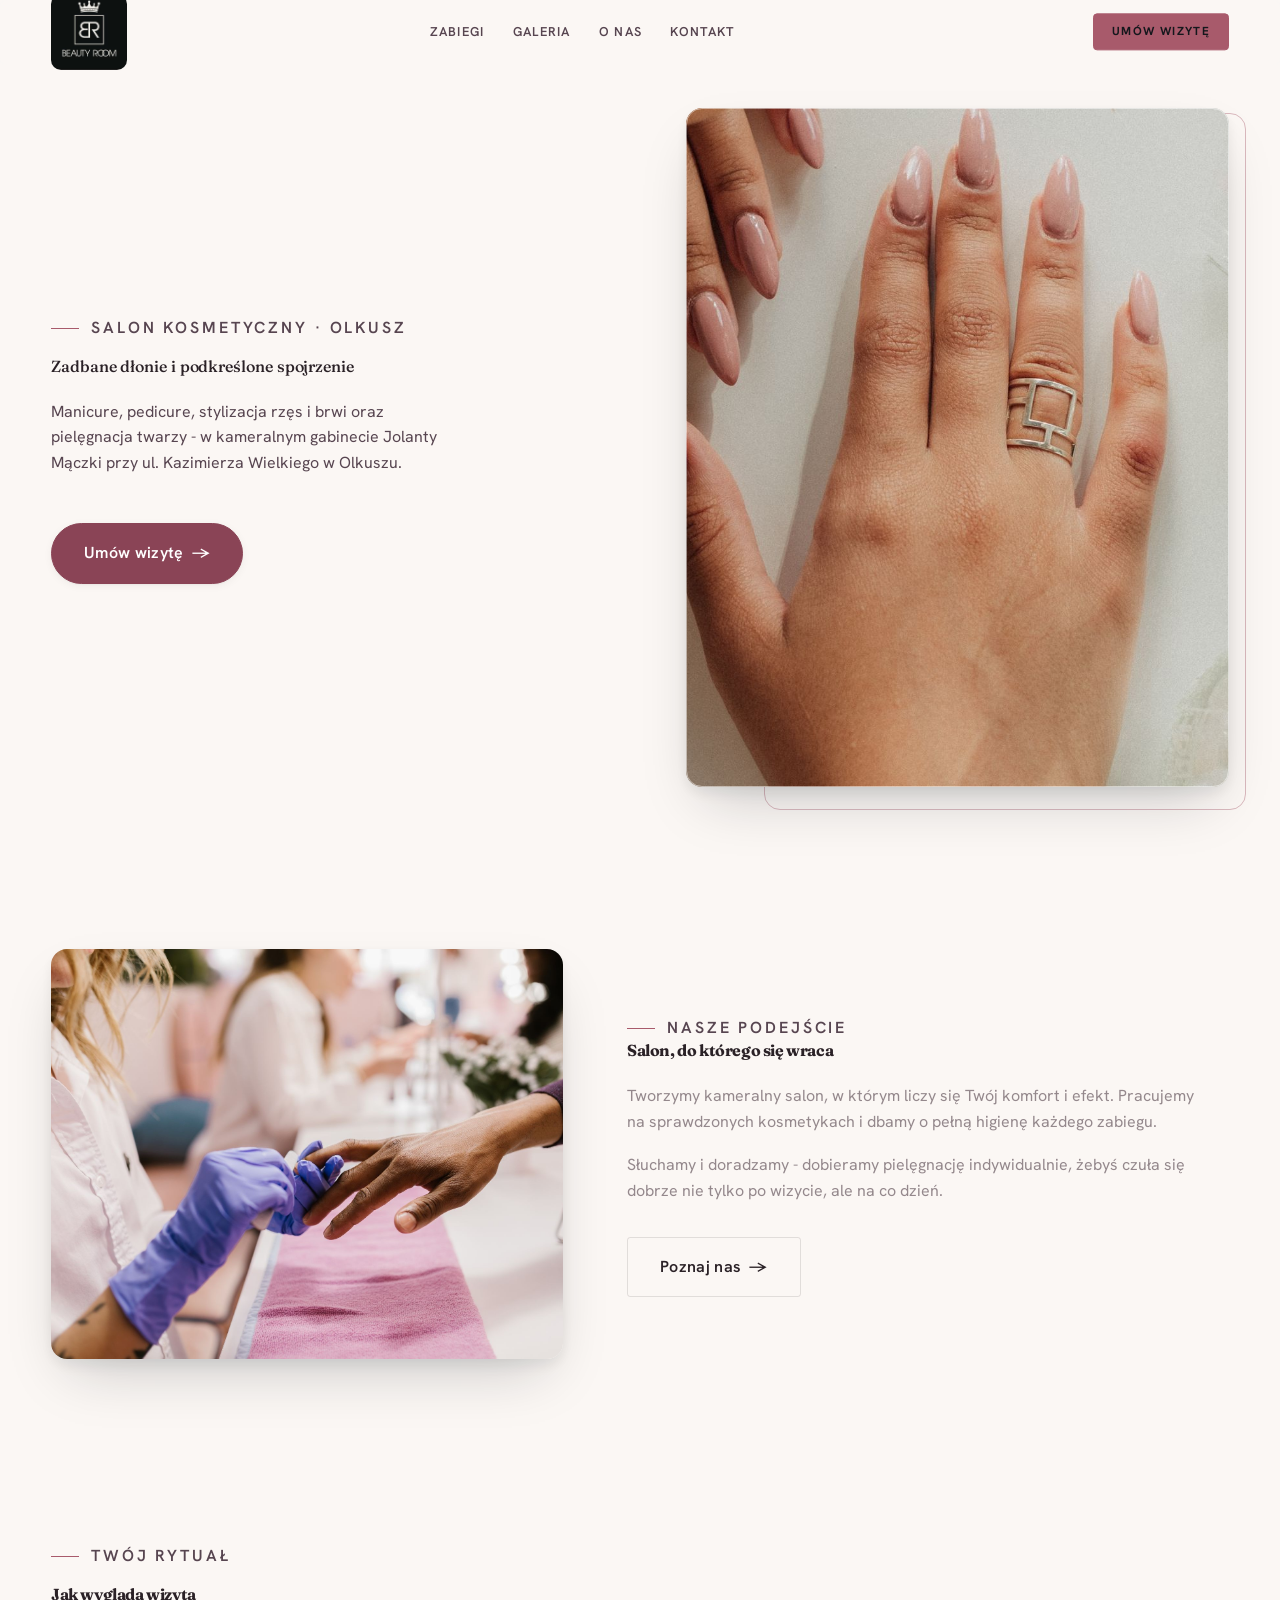
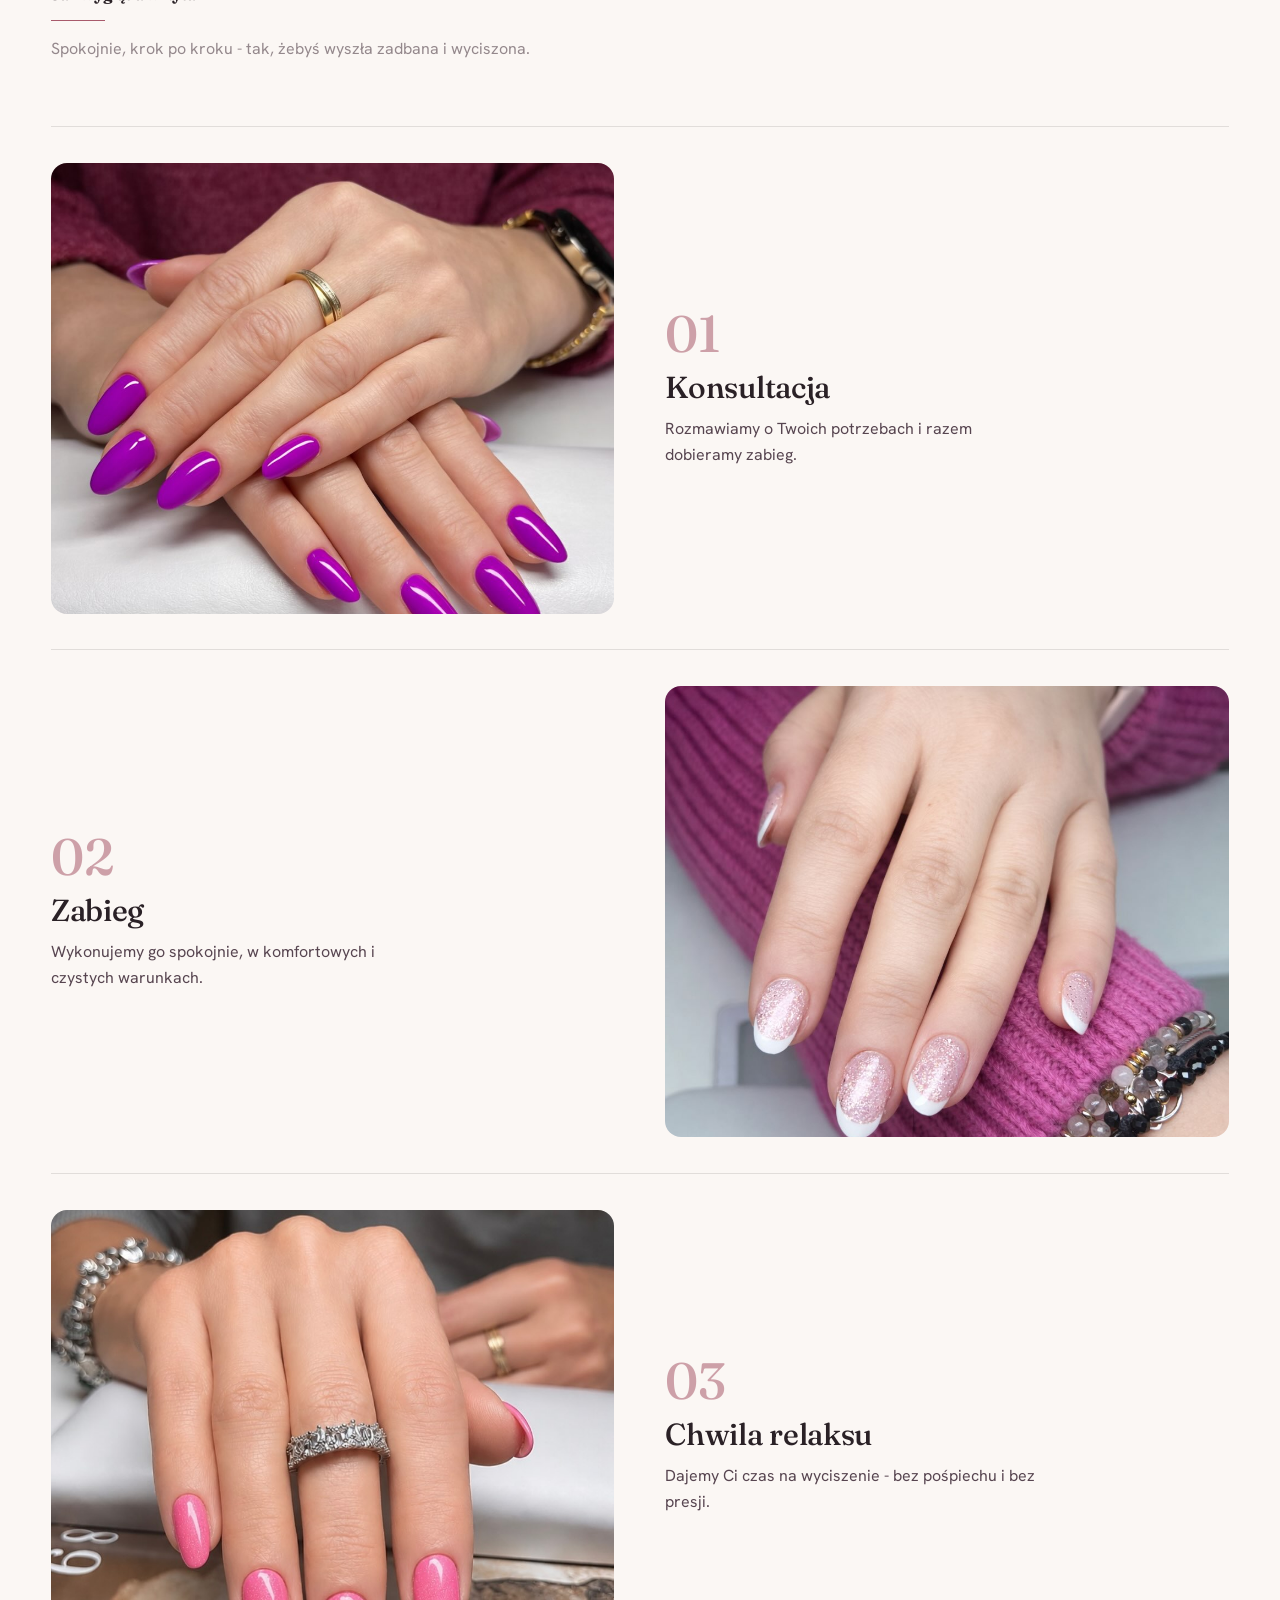
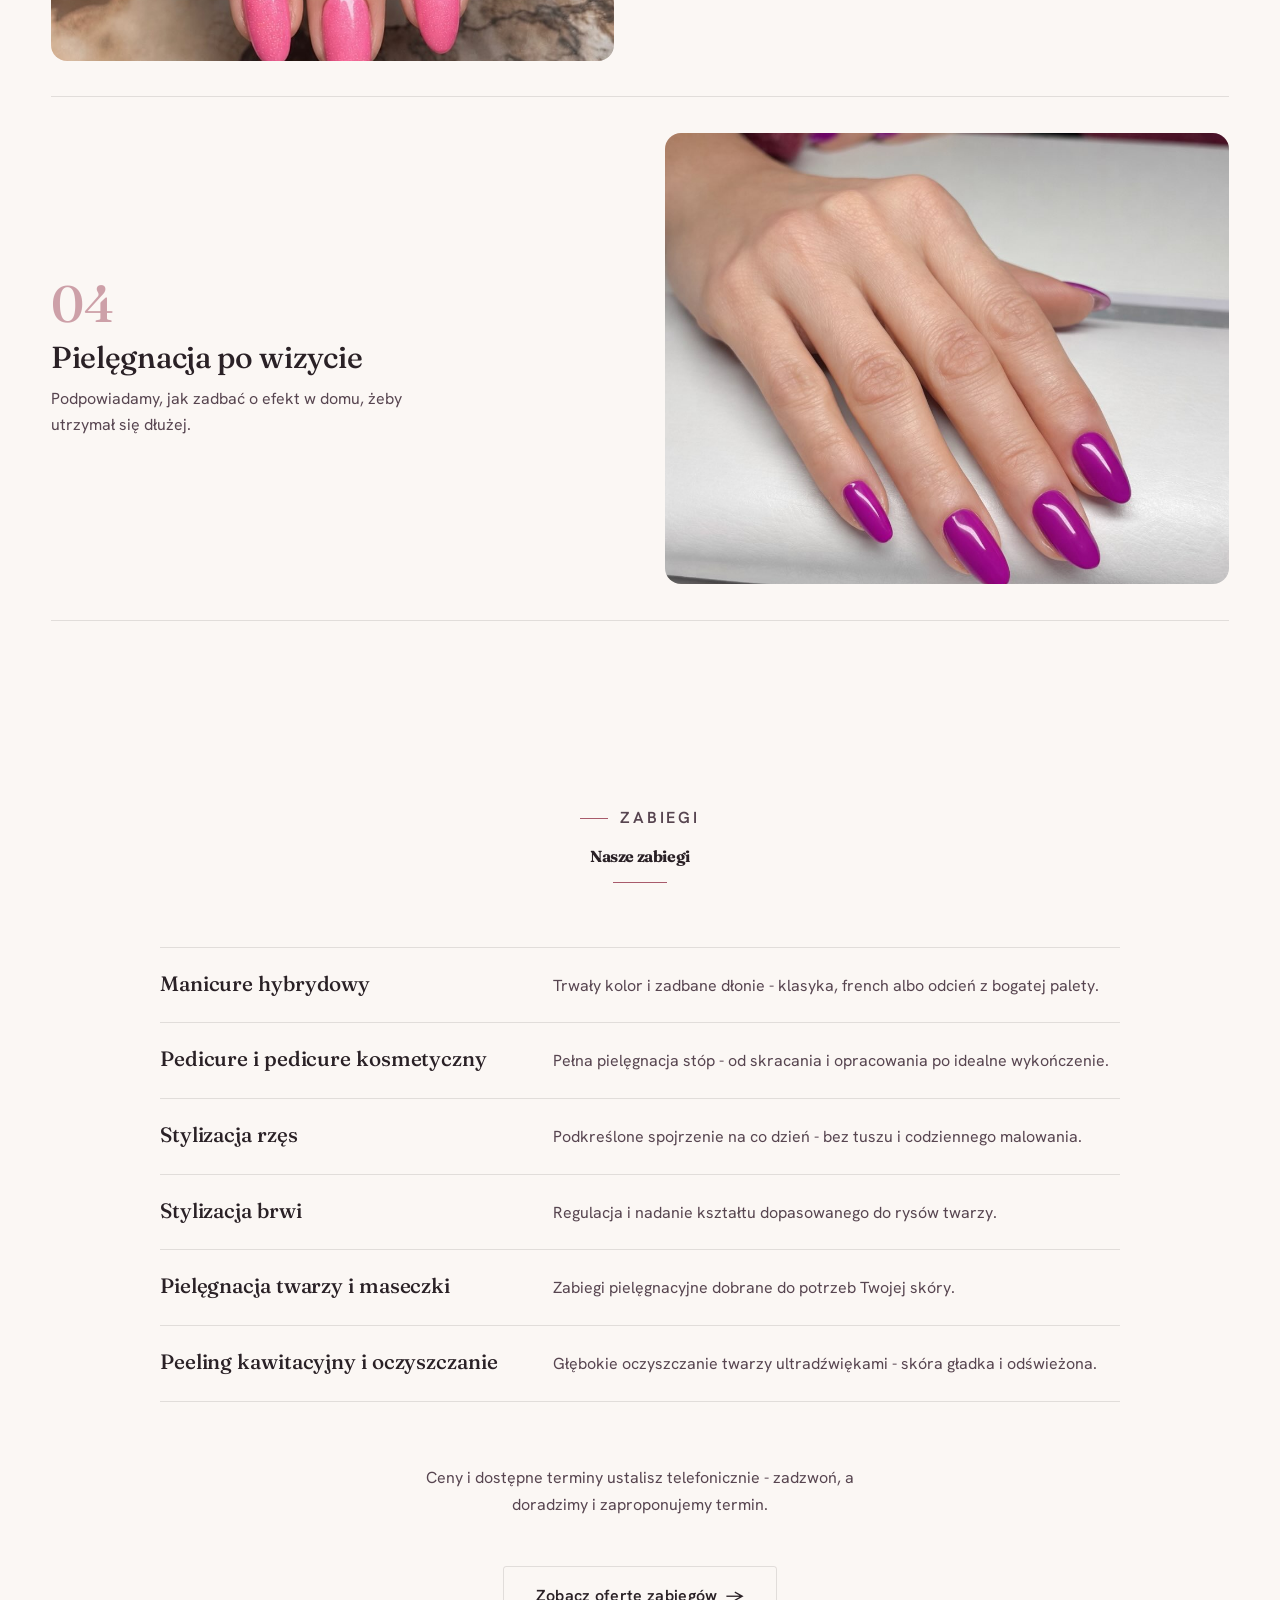
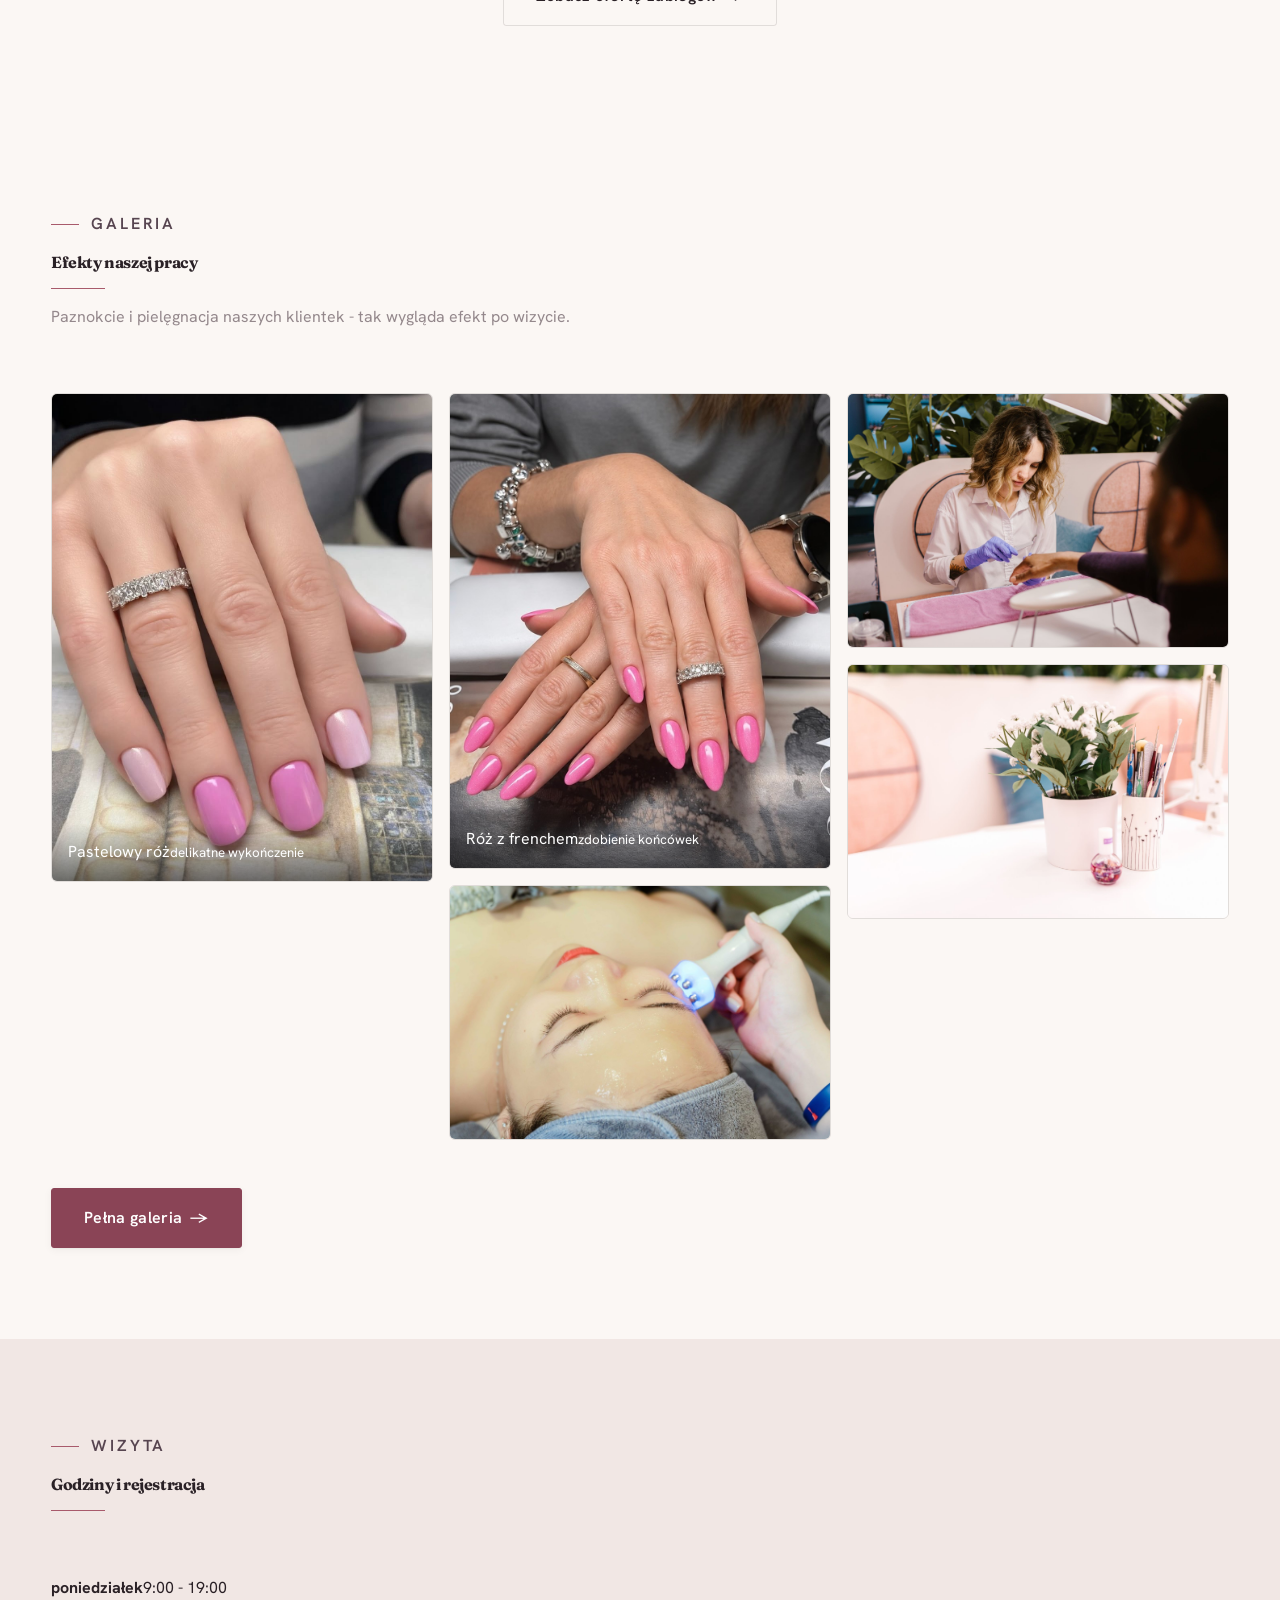
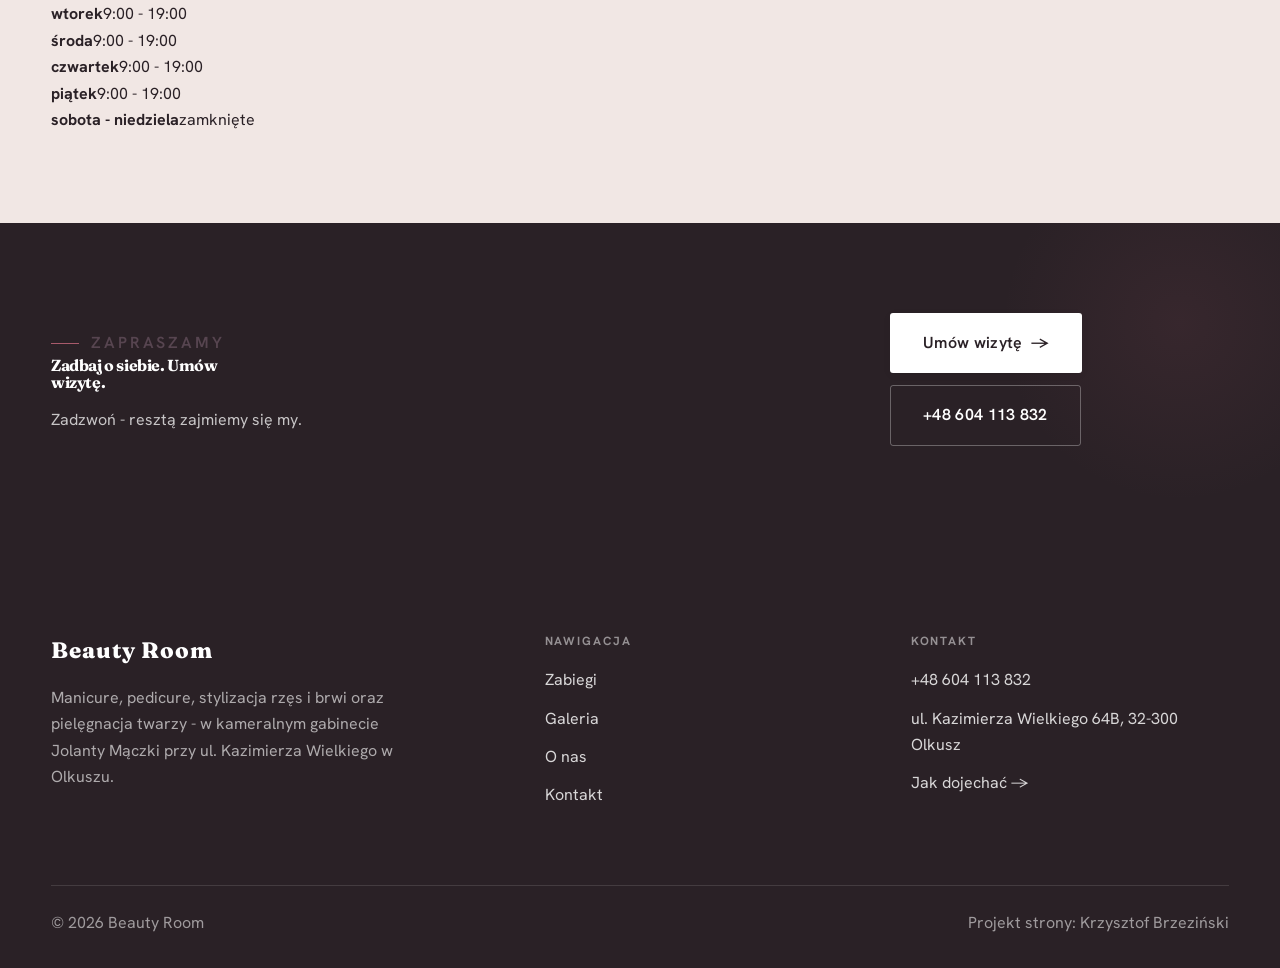
<file: index.html>
<!DOCTYPE html>
<html lang="pl">
<head>
<meta charset="UTF-8">
<meta name="viewport" content="width=device-width, initial-scale=1.0">
<title>Beauty Room - Salon kosmetyczny · Olkusz</title>
<meta name="description" content="Beauty Room - profesjonalna pielęgnacja twarzy, dłoni i stóp. Sterylne narzędzia, indywidualne podejście, dogodne terminy. Zapraszamy.">
<link rel="preconnect" href="https://fonts.googleapis.com">
<link rel="preconnect" href="https://fonts.gstatic.com" crossorigin>
<link href="https://fonts.googleapis.com/css2?family=Fraunces:wght@500;600;700&family=Hanken+Grotesk:wght@400;500;600&display=swap" rel="stylesheet">
<link rel="stylesheet" href="assets/styles.css">
</head>
<body>

<header class="nav">
  <div class="wrap nav-inner">
    <a class="brand brand-has-logo" href="index.html"><img class="brand-logo" src="img/logo.jpg" alt="Beauty Room"></a>
    <nav class="nav-links">
      <a href="oferta.html">Zabiegi</a>
      <a href="realizacje.html">Galeria</a>
      <a href="o-nas.html">O nas</a>
      <a href="kontakt.html">Kontakt</a>
      <a href="kontakt.html" class="btn btn-accent">Umów wizytę</a>
    </nav>
    <button class="nav-toggle" aria-label="Menu"><span></span><span></span><span></span></button>
  </div>
</header>

<section class="hero-spa">
  <div class="wrap">
    <div class="hs-copy reveal">
      <span class="eyebrow">Salon kosmetyczny · Olkusz</span>
      <h1 class="hs-claim">Zadbane dłonie i podkreślone spojrzenie</h1>
      <p class="hs-lead">Manicure, pedicure, stylizacja rzęs i brwi oraz pielęgnacja twarzy - w kameralnym gabinecie Jolanty Mączki przy ul. Kazimierza Wielkiego w Olkuszu.</p>
      <a href="kontakt.html" class="btn btn-accent hs-cta">Umów wizytę <span class="arr">→</span></a>
    </div>
    <figure class="hs-fig reveal"><img src="img/hero2.jpg" alt="Beauty Room"></figure>
  </div>
</section>
<section>
  <div class="wrap split">
    <div class="split-art reveal"><img src="img/g14.jpg" alt="Beauty Room" loading="lazy"></div>
    <div class="split-copy reveal">
      <span class="eyebrow">Nasze podejście</span>
      <h2>Salon, do którego się wraca</h2>
      <p class="muted">Tworzymy kameralny salon, w którym liczy się Twój komfort i efekt. Pracujemy na sprawdzonych kosmetykach i dbamy o pełną higienę każdego zabiegu.</p>
      <p class="muted">Słuchamy i doradzamy - dobieramy pielęgnację indywidualnie, żebyś czuła się dobrze nie tylko po wizycie, ale na co dzień.</p>
      <a href="o-nas.html" class="btn btn-ghost">Poznaj nas <span class="arr">→</span></a>
    </div>
  </div>
</section>
<section class="rytual">
  <div class="wrap">
    <div class="head reveal">
      <span class="eyebrow">Twój rytuał</span>
      <h2>Jak wygląda wizyta</h2>
      <p>Spokojnie, krok po kroku - tak, żebyś wyszła zadbana i wyciszona.</p>
    </div>
    <div class="ryt-list">
      <div class="ryt-row reveal">
        <figure class="ryt-fig"><img src="img/g1.jpg" alt="Konsultacja" loading="lazy"></figure>
        <div class="ryt-copy"><span class="ryt-no">01</span><h3>Konsultacja</h3><p>Rozmawiamy o Twoich potrzebach i razem dobieramy zabieg.</p></div>
      </div>
      <div class="ryt-row reveal">
        <figure class="ryt-fig"><img src="img/g2.jpg" alt="Zabieg" loading="lazy"></figure>
        <div class="ryt-copy"><span class="ryt-no">02</span><h3>Zabieg</h3><p>Wykonujemy go spokojnie, w komfortowych i czystych warunkach.</p></div>
      </div>
      <div class="ryt-row reveal">
        <figure class="ryt-fig"><img src="img/g3.jpg" alt="Chwila relaksu" loading="lazy"></figure>
        <div class="ryt-copy"><span class="ryt-no">03</span><h3>Chwila relaksu</h3><p>Dajemy Ci czas na wyciszenie - bez pośpiechu i bez presji.</p></div>
      </div>
      <div class="ryt-row reveal">
        <figure class="ryt-fig"><img src="img/g4.jpg" alt="Pielęgnacja po wizycie" loading="lazy"></figure>
        <div class="ryt-copy"><span class="ryt-no">04</span><h3>Pielęgnacja po wizycie</h3><p>Podpowiadamy, jak zadbać o efekt w domu, żeby utrzymał się dłużej.</p></div>
      </div>
    </div>
  </div>
</section>
<section class="menu-sec">
  <div class="wrap">
    <div class="head center reveal">
      <span class="eyebrow">Zabiegi</span>
      <h2>Nasze zabiegi</h2>
    </div>
    <div class="cennik">
      <div class="cennik-row reveal"><div class="cn-name"><h3>Manicure hybrydowy</h3></div><div class="cn-desc">Trwały kolor i zadbane dłonie - klasyka, french albo odcień z bogatej palety.</div></div>
      <div class="cennik-row reveal"><div class="cn-name"><h3>Pedicure i pedicure kosmetyczny</h3></div><div class="cn-desc">Pełna pielęgnacja stóp - od skracania i opracowania po idealne wykończenie.</div></div>
      <div class="cennik-row reveal"><div class="cn-name"><h3>Stylizacja rzęs</h3></div><div class="cn-desc">Podkreślone spojrzenie na co dzień - bez tuszu i codziennego malowania.</div></div>
      <div class="cennik-row reveal"><div class="cn-name"><h3>Stylizacja brwi</h3></div><div class="cn-desc">Regulacja i nadanie kształtu dopasowanego do rysów twarzy.</div></div>
      <div class="cennik-row reveal"><div class="cn-name"><h3>Pielęgnacja twarzy i maseczki</h3></div><div class="cn-desc">Zabiegi pielęgnacyjne dobrane do potrzeb Twojej skóry.</div></div>
      <div class="cennik-row reveal"><div class="cn-name"><h3>Peeling kawitacyjny i oczyszczanie</h3></div><div class="cn-desc">Głębokie oczyszczanie twarzy ultradźwiękami - skóra gładka i odświeżona.</div></div>
    </div>
    <p class="menu-note">Ceny i dostępne terminy ustalisz telefonicznie - zadzwoń, a doradzimy i zaproponujemy termin.</p>
    <div style="text-align:center;margin-top:var(--space-7)" class="reveal"><a href="oferta.html" class="btn btn-ghost">Zobacz ofertę zabiegów <span class="arr">→</span></a></div>
  </div>
</section>
<section>
  <div class="wrap">
    <div class="head reveal">
      <span class="eyebrow">Galeria</span>
      <h2>Efekty naszej pracy</h2>
      <p>Paznokcie i pielęgnacja naszych klientek - tak wygląda efekt po wizycie.</p>
    </div>
    <div class="gallery-masonry">
      <figure class="m-tile reveal"><img src="img/g5.jpg" alt="Pastelowy róż" loading="lazy"><div class="cap">Pastelowy róż<small>delikatne wykończenie</small></div></figure>
      <figure class="m-tile reveal"><img src="img/g6.jpg" alt="Róż z frenchem" loading="lazy"><div class="cap">Róż z frenchem<small>zdobienie końcówek</small></div></figure>
      <figure class="m-tile reveal"><img src="img/g7.jpg" alt="Beauty Room" loading="lazy"></figure>
      <figure class="m-tile reveal"><img src="img/g8.jpg" alt="Beauty Room" loading="lazy"></figure>
      <figure class="m-tile reveal"><img src="img/g9.jpg" alt="Beauty Room" loading="lazy"></figure>
    </div>
    <div style="margin-top:var(--space-7)" class="reveal"><a href="realizacje.html" class="btn btn-accent">Pełna galeria <span class="arr">→</span></a></div>
  </div>
</section>
<section class="trust">
  <div class="wrap">
    <div class="head reveal">
      <span class="eyebrow">Wizyta</span>
      <h2>Godziny i rejestracja</h2>
    </div>
    <div class="godz reveal">
      <div class="godz-row"><b>poniedziałek</b><span>9:00 - 19:00</span></div>
      <div class="godz-row"><b>wtorek</b><span>9:00 - 19:00</span></div>
      <div class="godz-row"><b>środa</b><span>9:00 - 19:00</span></div>
      <div class="godz-row"><b>czwartek</b><span>9:00 - 19:00</span></div>
      <div class="godz-row"><b>piątek</b><span>9:00 - 19:00</span></div>
      <div class="godz-row"><b>sobota - niedziela</b><span>zamknięte</span></div>
    </div>
  </div>
</section>
<section class="cta">
  <div class="wrap">
    <div class="reveal">
      <span class="eyebrow">Zapraszamy</span>
      <h2>Zadbaj o siebie. Umów wizytę.</h2>
      <p>Zadzwoń - resztą zajmiemy się my.</p>
    </div>
    <div class="cta-actions reveal">
      <a href="kontakt.html" class="btn btn-light">Umów wizytę <span class="arr">→</span></a>
      <a href="tel:+48604113832" class="btn btn-ghost" style="color:#fff;border-color:rgba(255,255,255,.3)">+48 604 113 832</a>
    </div>
  </div>
</section>

<footer>
  <div class="wrap">
    <div class="foot-grid">
      <div class="foot-brand">
        <div class="name">Beauty Room</div>
        <p>Manicure, pedicure, stylizacja rzęs i brwi oraz pielęgnacja twarzy - w kameralnym gabinecie Jolanty Mączki przy ul. Kazimierza Wielkiego w Olkuszu.</p>
      </div>
      <div class="foot-col">
        <h4>Nawigacja</h4>
        <a href="oferta.html">Zabiegi</a>
        <a href="realizacje.html">Galeria</a>
        <a href="o-nas.html">O nas</a>
        <a href="kontakt.html">Kontakt</a>
      </div>
      <div class="foot-col">
        <h4>Kontakt</h4>
        <a href="tel:+48604113832">+48 604 113 832</a>
        <p>ul. Kazimierza Wielkiego 64B, 32-300 Olkusz</p>
        <a href="https://maps.app.goo.gl/ST2NJtP8fTFgySqDA" target="_blank" rel="noopener">Jak dojechać →</a>
      </div>
    </div>
    <div class="foot-bot">
      <span>© 2026 Beauty Room</span>
      <span>Projekt strony: Krzysztof Brzeziński</span>
    </div>
  </div>
</footer>
<div class="sticky-reserve"><a class="sr-book" href="kontakt.html">Umów wizytę</a><a class="sr-call" href="tel:+48604113832" aria-label="Zadzwoń"><svg class="ico-tel" width="16" height="16" viewBox="0 0 24 24" fill="none" aria-hidden="true"><path d="M6.6 10.8a15.5 15.5 0 0 0 6.6 6.6l2.2-2.2a1 1 0 0 1 1-.24 11.4 11.4 0 0 0 3.6.58 1 1 0 0 1 1 1V20a1 1 0 0 1-1 1A17 17 0 0 1 3 4a1 1 0 0 1 1-1h3.5a1 1 0 0 1 1 1c0 1.25.2 2.46.58 3.6a1 1 0 0 1-.25 1l-2.23 2.2Z" fill="currentColor"/></svg></a></div>

<script src="assets/main.js"></script>
</body>
</html>
</file>
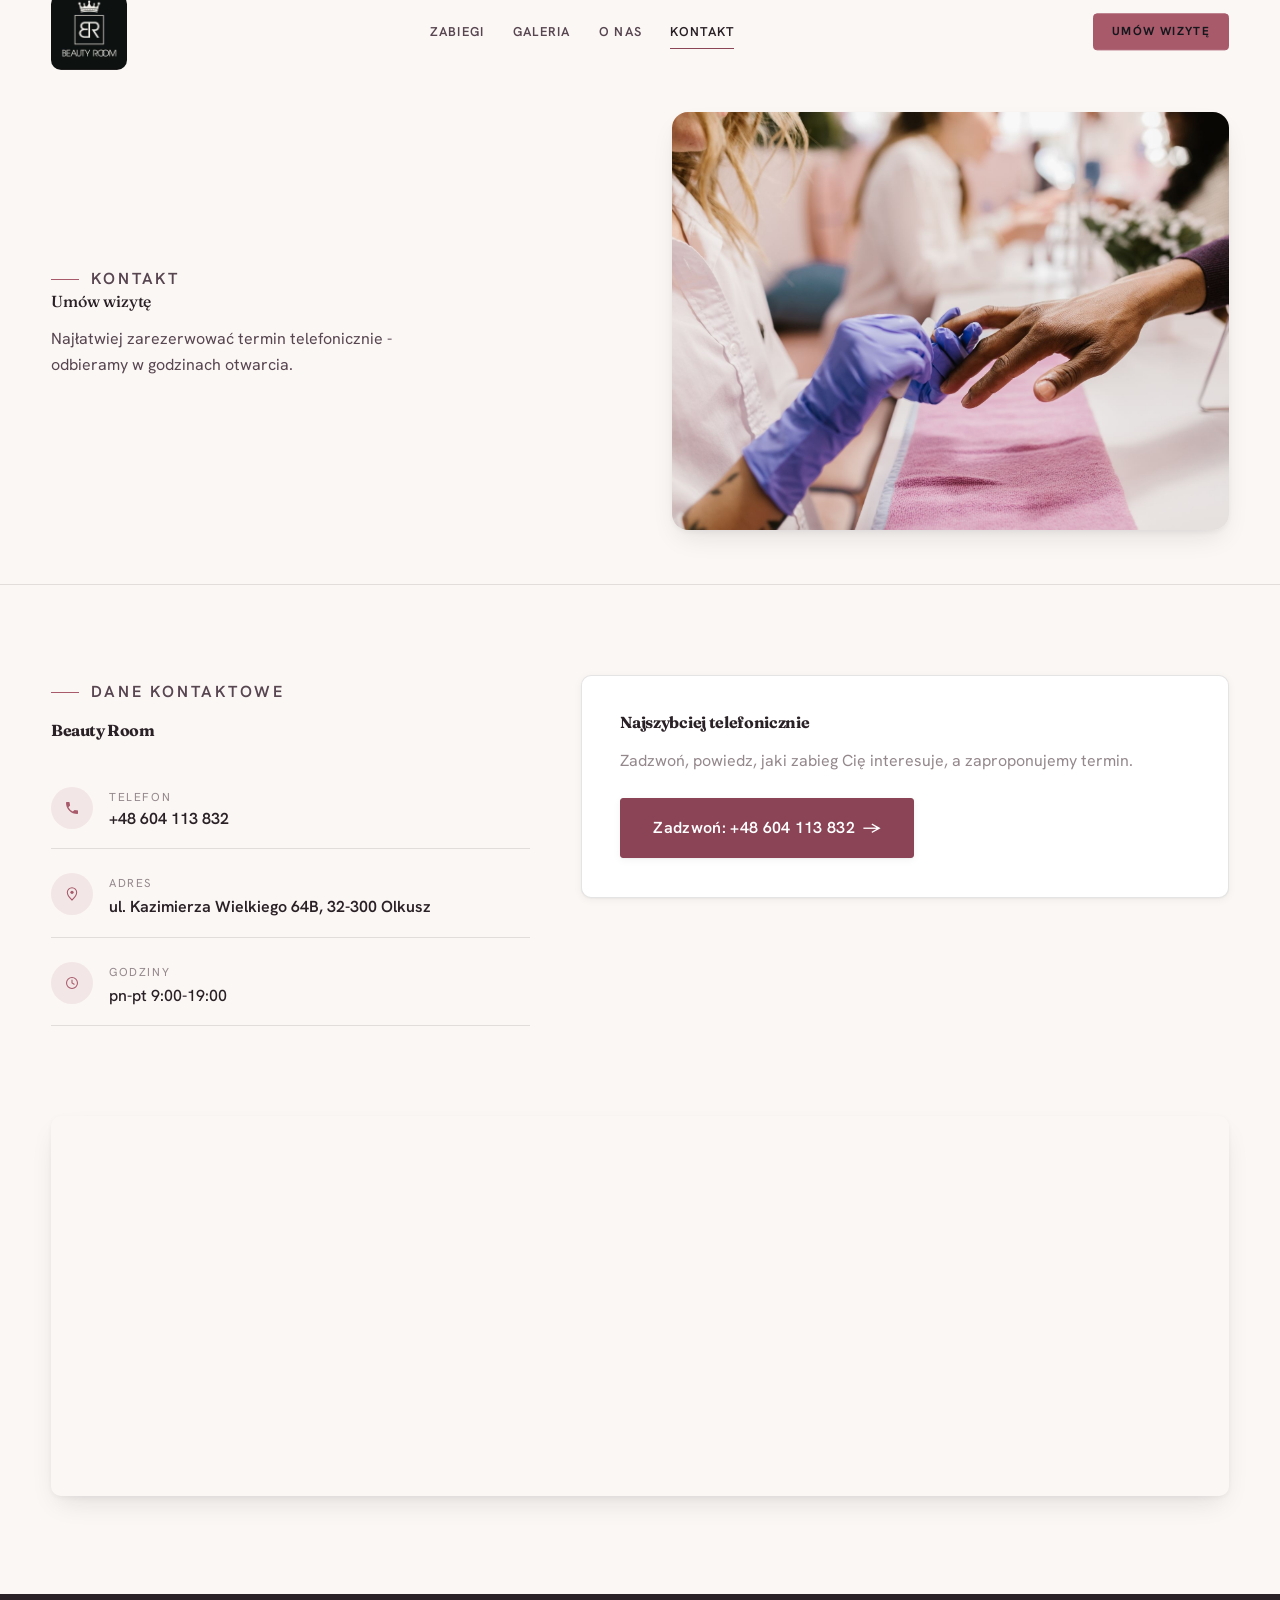
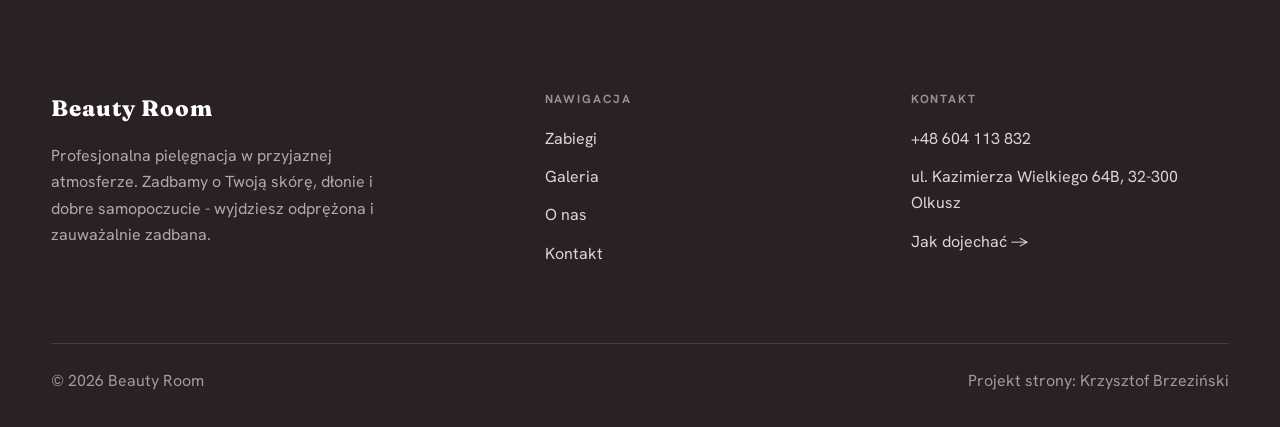
<file: kontakt.html>
<!DOCTYPE html>
<html lang="pl">
<head>
<meta charset="UTF-8">
<meta name="viewport" content="width=device-width, initial-scale=1.0">
<title>Kontakt - Beauty Room</title>
<meta name="description" content="Kontakt Beauty Room - ul. Kazimierza Wielkiego 64B, 32-300 Olkusz">
<link rel="preconnect" href="https://fonts.googleapis.com">
<link rel="preconnect" href="https://fonts.gstatic.com" crossorigin>
<link href="https://fonts.googleapis.com/css2?family=Fraunces:wght@500;600;700&family=Hanken+Grotesk:wght@400;500;600&display=swap" rel="stylesheet">
<link rel="stylesheet" href="assets/styles.css">
</head>
<body>

<header class="nav">
  <div class="wrap nav-inner">
    <a class="brand brand-has-logo" href="index.html"><img class="brand-logo" src="img/logo.jpg" alt="Beauty Room"></a>
    <nav class="nav-links">
      <a href="oferta.html">Zabiegi</a>
      <a href="realizacje.html">Galeria</a>
      <a href="o-nas.html">O nas</a>
      <a href="kontakt.html" class="active">Kontakt</a>
      <a href="kontakt.html" class="btn btn-accent">Umów wizytę</a>
    </nav>
    <button class="nav-toggle" aria-label="Menu"><span></span><span></span><span></span></button>
  </div>
</header>

<section class="pagehead pagehead-soft">
  <div class="wrap">
    <figure class="ph-fig reveal"><img src="img/g14.jpg" alt="Beauty Room - Umów wizytę" loading="lazy"></figure>
    <div class="ph-copy reveal">
      <span class="eyebrow">Kontakt</span>
      <h1>Umów wizytę</h1>
      <p>Najłatwiej zarezerwować termin telefonicznie - odbieramy w godzinach otwarcia.</p>
    </div>
  </div>
</section>
<section>
  <div class="wrap contact-grid">
    <div class="reveal">
      <span class="eyebrow">Dane kontaktowe</span>
      <h2 style="margin:var(--space-4) 0 var(--space-6)">Beauty Room</h2>
      <div class="info-list">
        <div class="info-row"><div class="ic"><svg class="ico-tel" width="16" height="16" viewBox="0 0 24 24" fill="none" aria-hidden="true"><path d="M6.6 10.8a15.5 15.5 0 0 0 6.6 6.6l2.2-2.2a1 1 0 0 1 1-.24 11.4 11.4 0 0 0 3.6.58 1 1 0 0 1 1 1V20a1 1 0 0 1-1 1A17 17 0 0 1 3 4a1 1 0 0 1 1-1h3.5a1 1 0 0 1 1 1c0 1.25.2 2.46.58 3.6a1 1 0 0 1-.25 1l-2.23 2.2Z" fill="currentColor"/></svg></div><div><div class="lbl">Telefon</div><a class="val" href="tel:+48604113832">+48 604 113 832</a></div></div>
        <div class="info-row"><div class="ic"><svg class="ico-pin" width="16" height="16" viewBox="0 0 24 24" fill="none" aria-hidden="true"><path d="M12 21s7-6.1 7-11.5A7 7 0 0 0 5 9.5C5 14.9 12 21 12 21Z" stroke="currentColor" stroke-width="1.6" fill="none"/><circle cx="12" cy="9.5" r="2.4" fill="currentColor"/></svg></div><div><div class="lbl">Adres</div><div class="val">ul. Kazimierza Wielkiego 64B, 32-300 Olkusz</div></div></div>
        <div class="info-row"><div class="ic"><svg class="ico-clock" width="16" height="16" viewBox="0 0 24 24" fill="none" aria-hidden="true"><circle cx="12" cy="12" r="8.2" stroke="currentColor" stroke-width="1.6"/><path d="M12 7.5V12l3.2 1.9" stroke="currentColor" stroke-width="1.6" stroke-linecap="round"/></svg></div><div><div class="lbl">Godziny</div><div class="val" style="font-weight:500">pn-pt 9:00-19:00</div></div></div>
      </div>
    </div>
    <div class="reveal">
      <div class="form">
        <h3 style="margin-bottom:var(--space-4)">Najszybciej telefonicznie</h3>
        <p class="muted" style="margin-bottom:var(--space-5)">Zadzwoń, powiedz, jaki zabieg Cię interesuje, a zaproponujemy termin.</p>
        <a href="tel:+48604113832" class="btn btn-accent" style="justify-content:center">Zadzwoń: +48 604 113 832 <span class="arr">→</span></a>
      </div>
    </div>
  </div>
</section>
<section style="padding-top:0">
  <div class="wrap reveal">
    <iframe class="map" title="Beauty Room - Olkusz" src="https://maps.google.com/maps?q=50.2755261%2C19.5714583&z=15&output=embed" loading="lazy" referrerpolicy="no-referrer-when-downgrade"></iframe>
  </div>
</section>

<footer>
  <div class="wrap">
    <div class="foot-grid">
      <div class="foot-brand">
        <div class="name">Beauty Room</div>
        <p>Profesjonalna pielęgnacja w przyjaznej atmosferze. Zadbamy o Twoją skórę, dłonie i dobre samopoczucie - wyjdziesz odprężona i zauważalnie zadbana.</p>
      </div>
      <div class="foot-col">
        <h4>Nawigacja</h4>
        <a href="oferta.html">Zabiegi</a>
        <a href="realizacje.html">Galeria</a>
        <a href="o-nas.html">O nas</a>
        <a href="kontakt.html">Kontakt</a>
      </div>
      <div class="foot-col">
        <h4>Kontakt</h4>
        <a href="tel:+48604113832">+48 604 113 832</a>
        <p>ul. Kazimierza Wielkiego 64B, 32-300 Olkusz</p>
        <a href="https://maps.app.goo.gl/ST2NJtP8fTFgySqDA" target="_blank" rel="noopener">Jak dojechać →</a>
      </div>
    </div>
    <div class="foot-bot">
      <span>© 2026 Beauty Room</span>
      <span>Projekt strony: Krzysztof Brzeziński</span>
    </div>
  </div>
</footer>
<div class="sticky-reserve"><a class="sr-book" href="kontakt.html">Umów wizytę</a><a class="sr-call" href="tel:+48604113832" aria-label="Zadzwoń"><svg class="ico-tel" width="16" height="16" viewBox="0 0 24 24" fill="none" aria-hidden="true"><path d="M6.6 10.8a15.5 15.5 0 0 0 6.6 6.6l2.2-2.2a1 1 0 0 1 1-.24 11.4 11.4 0 0 0 3.6.58 1 1 0 0 1 1 1V20a1 1 0 0 1-1 1A17 17 0 0 1 3 4a1 1 0 0 1 1-1h3.5a1 1 0 0 1 1 1c0 1.25.2 2.46.58 3.6a1 1 0 0 1-.25 1l-2.23 2.2Z" fill="currentColor"/></svg></a></div>

<script src="assets/main.js"></script>
</body>
</html>
</file>
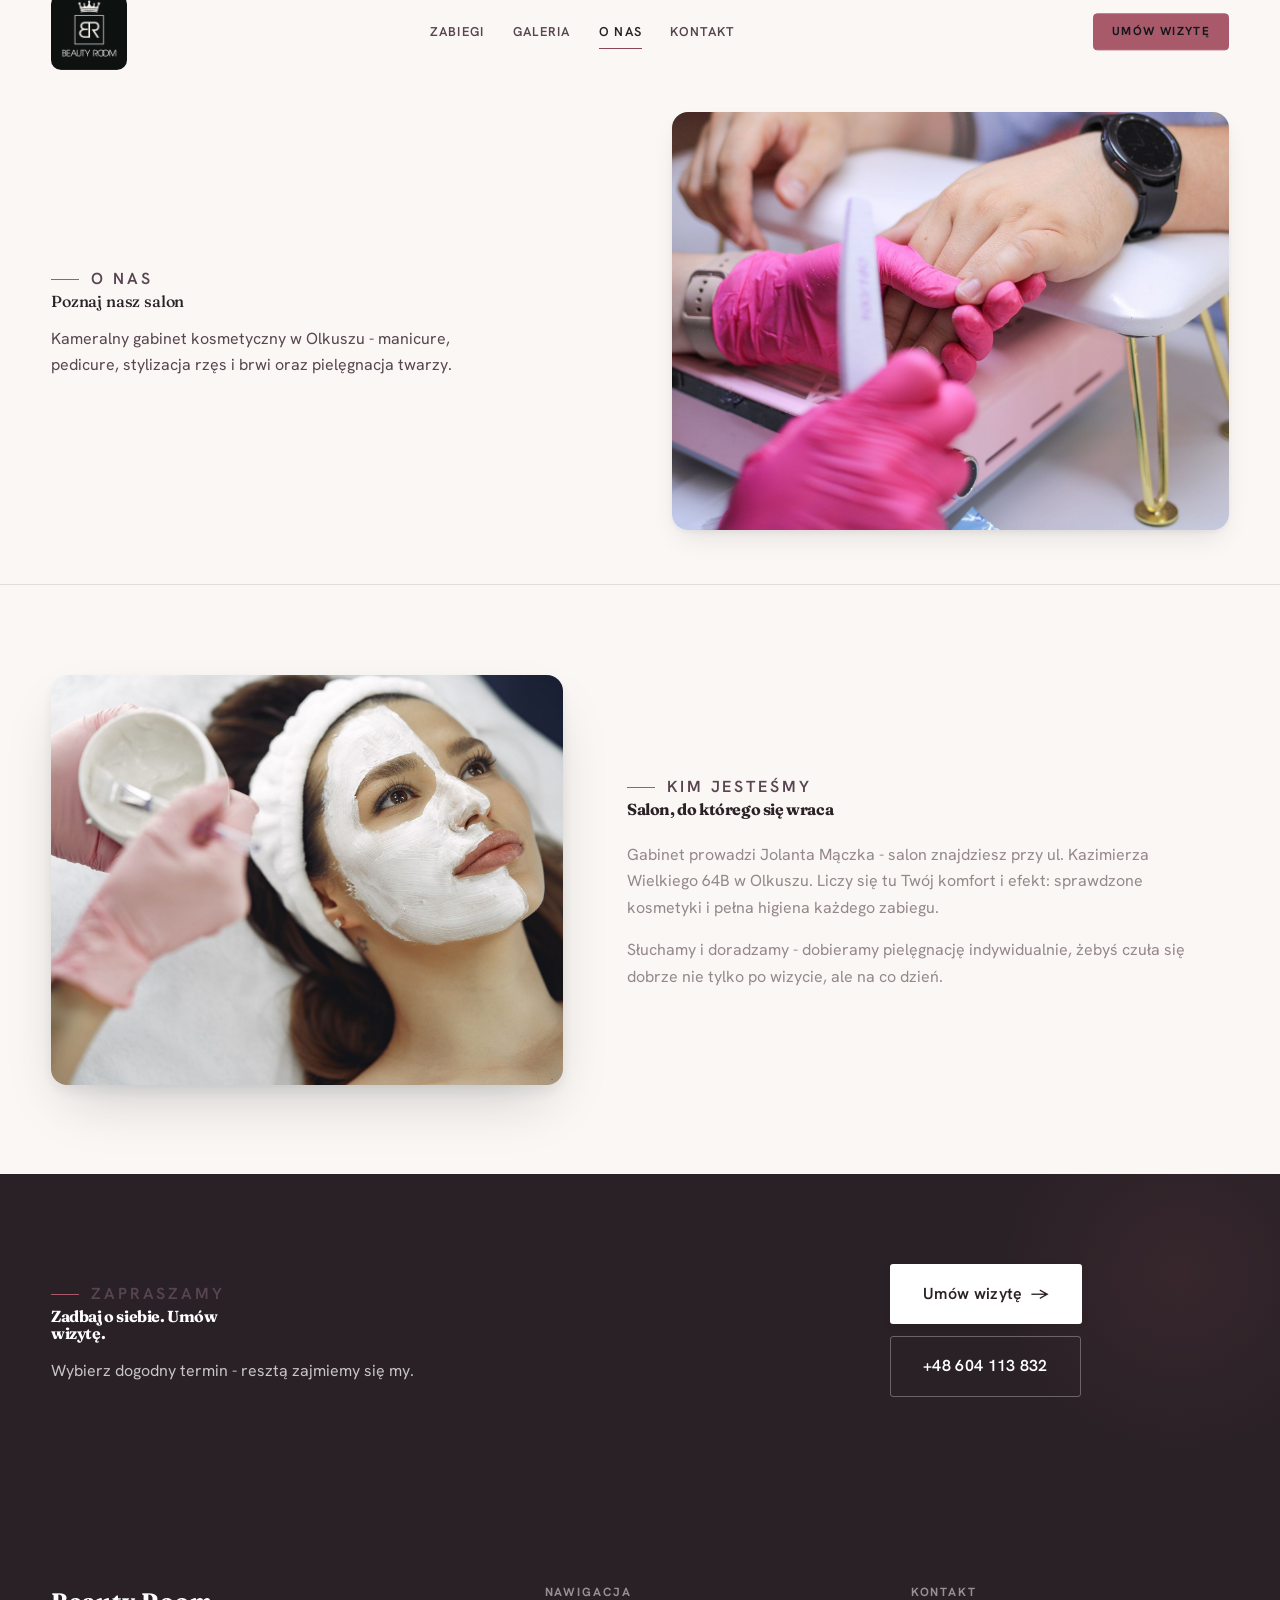
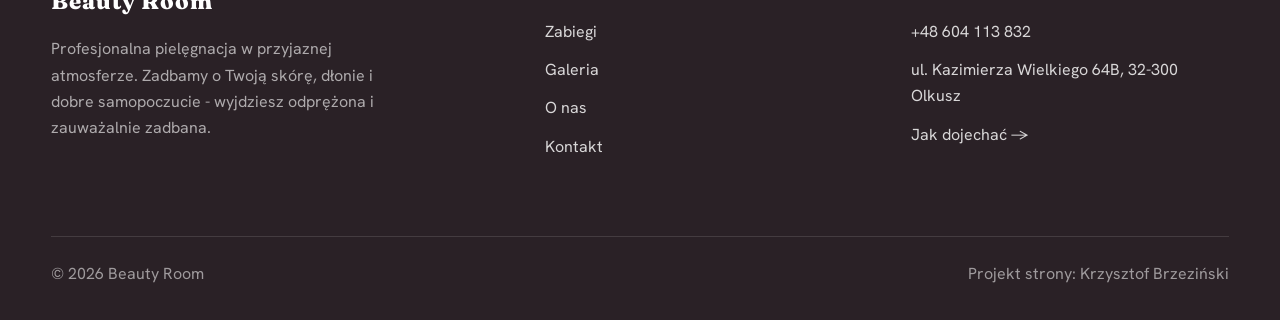
<file: o-nas.html>
<!DOCTYPE html>
<html lang="pl">
<head>
<meta charset="UTF-8">
<meta name="viewport" content="width=device-width, initial-scale=1.0">
<title>O nas - Beauty Room</title>
<meta name="description" content="Beauty Room - profesjonalna pielęgnacja twarzy, dłoni i stóp. Sterylne narzędzia, indywidualne podejście, dogodne terminy. Zapraszamy.">
<link rel="preconnect" href="https://fonts.googleapis.com">
<link rel="preconnect" href="https://fonts.gstatic.com" crossorigin>
<link href="https://fonts.googleapis.com/css2?family=Fraunces:wght@500;600;700&family=Hanken+Grotesk:wght@400;500;600&display=swap" rel="stylesheet">
<link rel="stylesheet" href="assets/styles.css">
</head>
<body>

<header class="nav">
  <div class="wrap nav-inner">
    <a class="brand brand-has-logo" href="index.html"><img class="brand-logo" src="img/logo.jpg" alt="Beauty Room"></a>
    <nav class="nav-links">
      <a href="oferta.html">Zabiegi</a>
      <a href="realizacje.html">Galeria</a>
      <a href="o-nas.html" class="active">O nas</a>
      <a href="kontakt.html">Kontakt</a>
      <a href="kontakt.html" class="btn btn-accent">Umów wizytę</a>
    </nav>
    <button class="nav-toggle" aria-label="Menu"><span></span><span></span><span></span></button>
  </div>
</header>

<section class="pagehead pagehead-soft">
  <div class="wrap">
    <figure class="ph-fig reveal"><img src="img/g12.jpg" alt="Beauty Room - Poznaj nasz salon" loading="lazy"></figure>
    <div class="ph-copy reveal">
      <span class="eyebrow">O nas</span>
      <h1>Poznaj nasz salon</h1>
      <p>Kameralny gabinet kosmetyczny w Olkuszu - manicure, pedicure, stylizacja rzęs i brwi oraz pielęgnacja twarzy.</p>
    </div>
  </div>
</section>
<section>
  <div class="wrap split">
    <div class="split-art reveal"><img src="img/about.jpg" alt="Beauty Room" loading="lazy"></div>
    <div class="split-copy reveal">
      <span class="eyebrow">Kim jesteśmy</span>
      <h2>Salon, do którego się wraca</h2>
      <p class="muted">Gabinet prowadzi Jolanta Mączka - salon znajdziesz przy ul. Kazimierza Wielkiego 64B w Olkuszu. Liczy się tu Twój komfort i efekt: sprawdzone kosmetyki i pełna higiena każdego zabiegu.</p>
      <p class="muted">Słuchamy i doradzamy - dobieramy pielęgnację indywidualnie, żebyś czuła się dobrze nie tylko po wizycie, ale na co dzień.</p>
    </div>
  </div>
</section>


<section class="cta">
  <div class="wrap">
    <div class="reveal">
      <span class="eyebrow">Zapraszamy</span>
      <h2>Zadbaj o siebie. Umów wizytę.</h2>
      <p>Wybierz dogodny termin - resztą zajmiemy się my.</p>
    </div>
    <div class="cta-actions reveal">
      <a href="kontakt.html" class="btn btn-light">Umów wizytę <span class="arr">→</span></a>
      <a href="tel:+48604113832" class="btn btn-ghost" style="color:#fff;border-color:rgba(255,255,255,.3)">+48 604 113 832</a>
    </div>
  </div>
</section>

<footer>
  <div class="wrap">
    <div class="foot-grid">
      <div class="foot-brand">
        <div class="name">Beauty Room</div>
        <p>Profesjonalna pielęgnacja w przyjaznej atmosferze. Zadbamy o Twoją skórę, dłonie i dobre samopoczucie - wyjdziesz odprężona i zauważalnie zadbana.</p>
      </div>
      <div class="foot-col">
        <h4>Nawigacja</h4>
        <a href="oferta.html">Zabiegi</a>
        <a href="realizacje.html">Galeria</a>
        <a href="o-nas.html">O nas</a>
        <a href="kontakt.html">Kontakt</a>
      </div>
      <div class="foot-col">
        <h4>Kontakt</h4>
        <a href="tel:+48604113832">+48 604 113 832</a>
        <p>ul. Kazimierza Wielkiego 64B, 32-300 Olkusz</p>
        <a href="https://maps.app.goo.gl/ST2NJtP8fTFgySqDA" target="_blank" rel="noopener">Jak dojechać →</a>
      </div>
    </div>
    <div class="foot-bot">
      <span>© 2026 Beauty Room</span>
      <span>Projekt strony: Krzysztof Brzeziński</span>
    </div>
  </div>
</footer>
<div class="sticky-reserve"><a class="sr-book" href="kontakt.html">Umów wizytę</a><a class="sr-call" href="tel:+48604113832" aria-label="Zadzwoń"><svg class="ico-tel" width="16" height="16" viewBox="0 0 24 24" fill="none" aria-hidden="true"><path d="M6.6 10.8a15.5 15.5 0 0 0 6.6 6.6l2.2-2.2a1 1 0 0 1 1-.24 11.4 11.4 0 0 0 3.6.58 1 1 0 0 1 1 1V20a1 1 0 0 1-1 1A17 17 0 0 1 3 4a1 1 0 0 1 1-1h3.5a1 1 0 0 1 1 1c0 1.25.2 2.46.58 3.6a1 1 0 0 1-.25 1l-2.23 2.2Z" fill="currentColor"/></svg></a></div>

<script src="assets/main.js"></script>
</body>
</html>
</file>
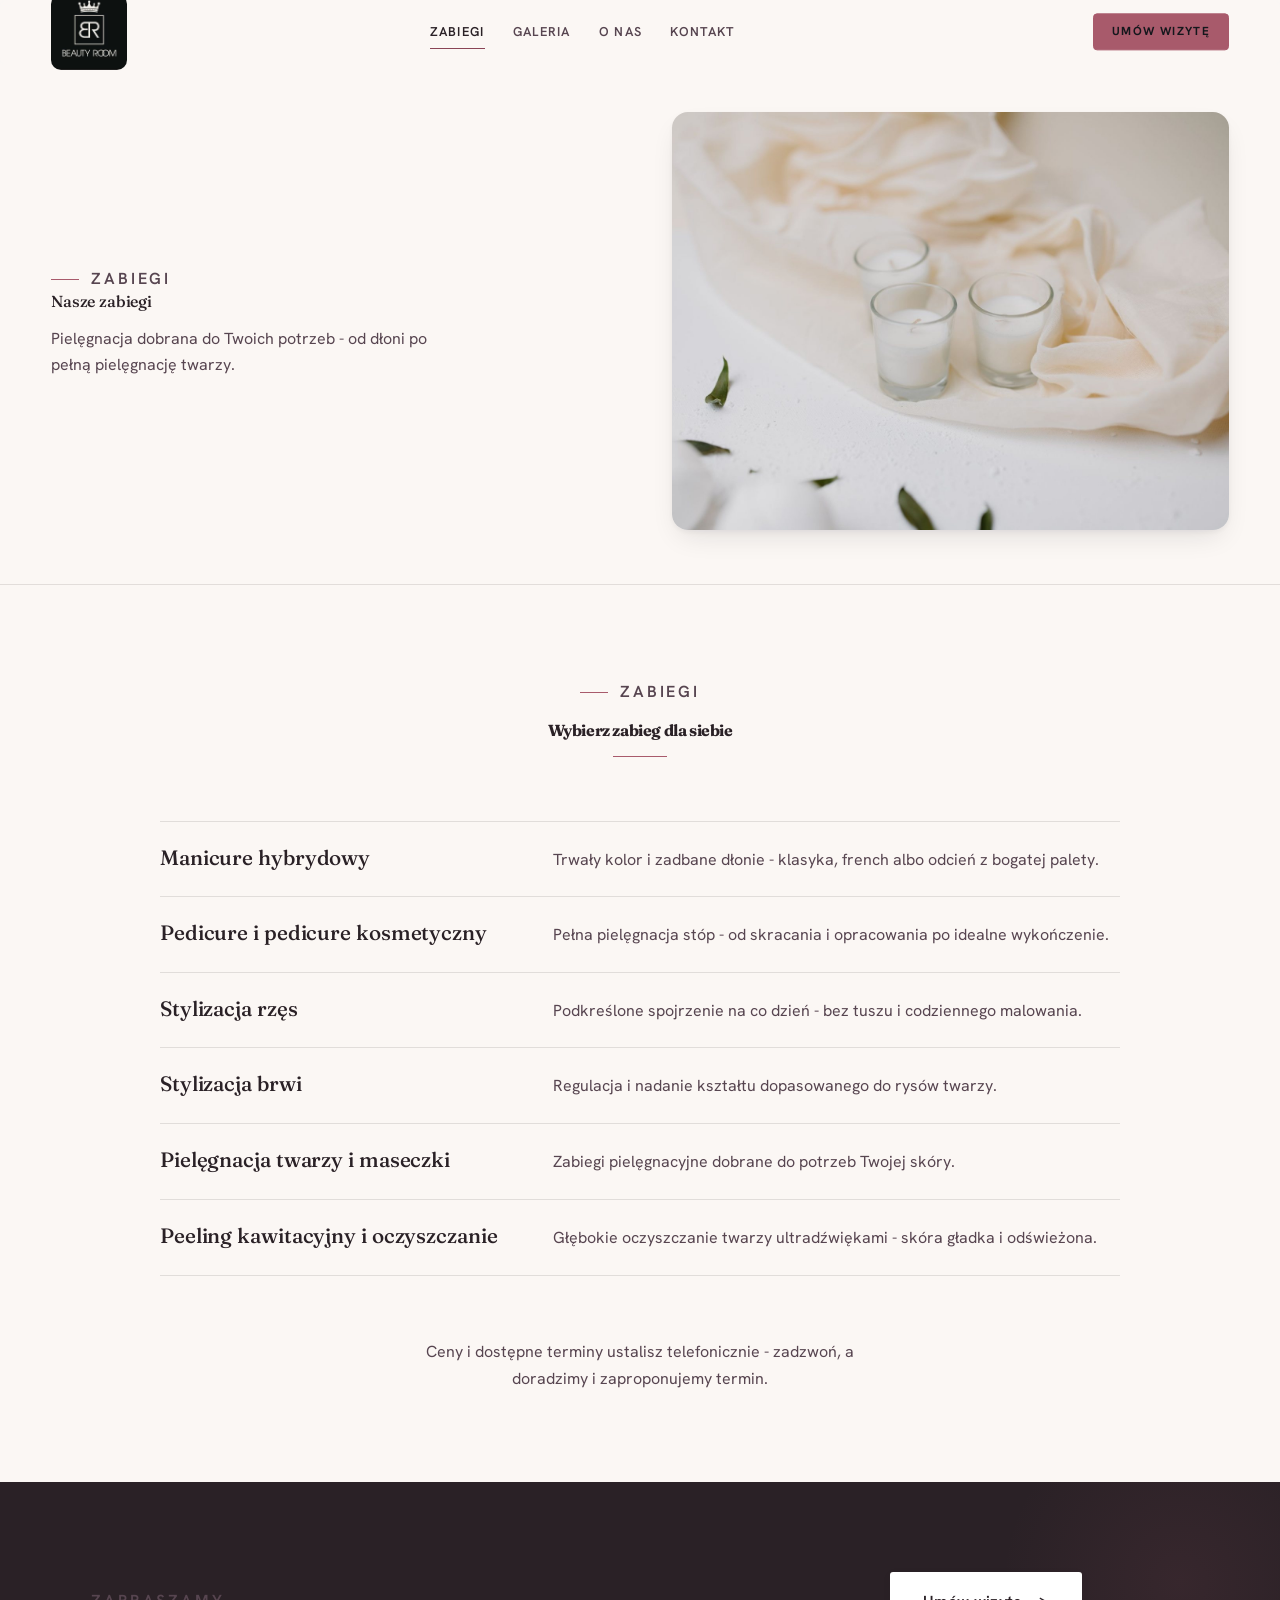
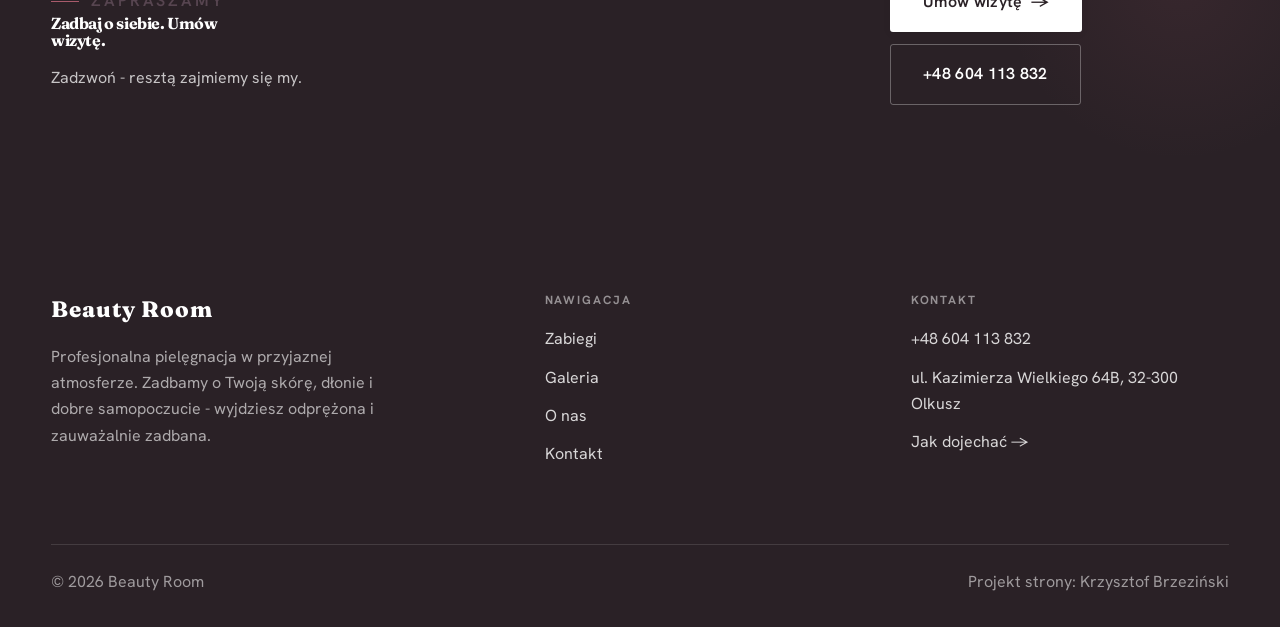
<file: oferta.html>
<!DOCTYPE html>
<html lang="pl">
<head>
<meta charset="UTF-8">
<meta name="viewport" content="width=device-width, initial-scale=1.0">
<title>Zabiegi - Beauty Room</title>
<meta name="description" content="Beauty Room - profesjonalna pielęgnacja twarzy, dłoni i stóp. Sterylne narzędzia, indywidualne podejście, dogodne terminy. Zapraszamy.">
<link rel="preconnect" href="https://fonts.googleapis.com">
<link rel="preconnect" href="https://fonts.gstatic.com" crossorigin>
<link href="https://fonts.googleapis.com/css2?family=Fraunces:wght@500;600;700&family=Hanken+Grotesk:wght@400;500;600&display=swap" rel="stylesheet">
<link rel="stylesheet" href="assets/styles.css">
</head>
<body>

<header class="nav">
  <div class="wrap nav-inner">
    <a class="brand brand-has-logo" href="index.html"><img class="brand-logo" src="img/logo.jpg" alt="Beauty Room"></a>
    <nav class="nav-links">
      <a href="oferta.html" class="active">Zabiegi</a>
      <a href="realizacje.html">Galeria</a>
      <a href="o-nas.html">O nas</a>
      <a href="kontakt.html">Kontakt</a>
      <a href="kontakt.html" class="btn btn-accent">Umów wizytę</a>
    </nav>
    <button class="nav-toggle" aria-label="Menu"><span></span><span></span><span></span></button>
  </div>
</header>

<section class="pagehead pagehead-soft">
  <div class="wrap">
    <figure class="ph-fig reveal"><img src="img/g11.jpg" alt="Beauty Room - Nasze zabiegi" loading="lazy"></figure>
    <div class="ph-copy reveal">
      <span class="eyebrow">Zabiegi</span>
      <h1>Nasze zabiegi</h1>
      <p>Pielęgnacja dobrana do Twoich potrzeb - od dłoni po pełną pielęgnację twarzy.</p>
    </div>
  </div>
</section>
<section class="menu-sec">
  <div class="wrap">
    <div class="head center reveal">
      <span class="eyebrow">Zabiegi</span>
      <h2>Wybierz zabieg dla siebie</h2>
    </div>
    <div class="cennik">
      <div class="cennik-row reveal"><div class="cn-name"><h3>Manicure hybrydowy</h3></div><div class="cn-desc">Trwały kolor i zadbane dłonie - klasyka, french albo odcień z bogatej palety.</div></div>
      <div class="cennik-row reveal"><div class="cn-name"><h3>Pedicure i pedicure kosmetyczny</h3></div><div class="cn-desc">Pełna pielęgnacja stóp - od skracania i opracowania po idealne wykończenie.</div></div>
      <div class="cennik-row reveal"><div class="cn-name"><h3>Stylizacja rzęs</h3></div><div class="cn-desc">Podkreślone spojrzenie na co dzień - bez tuszu i codziennego malowania.</div></div>
      <div class="cennik-row reveal"><div class="cn-name"><h3>Stylizacja brwi</h3></div><div class="cn-desc">Regulacja i nadanie kształtu dopasowanego do rysów twarzy.</div></div>
      <div class="cennik-row reveal"><div class="cn-name"><h3>Pielęgnacja twarzy i maseczki</h3></div><div class="cn-desc">Zabiegi pielęgnacyjne dobrane do potrzeb Twojej skóry.</div></div>
      <div class="cennik-row reveal"><div class="cn-name"><h3>Peeling kawitacyjny i oczyszczanie</h3></div><div class="cn-desc">Głębokie oczyszczanie twarzy ultradźwiękami - skóra gładka i odświeżona.</div></div>
    </div>
    <p class="menu-note">Ceny i dostępne terminy ustalisz telefonicznie - zadzwoń, a doradzimy i zaproponujemy termin.</p>
  </div>
</section>
<section class="cta">
  <div class="wrap">
    <div class="reveal">
      <span class="eyebrow">Zapraszamy</span>
      <h2>Zadbaj o siebie. Umów wizytę.</h2>
      <p>Zadzwoń - resztą zajmiemy się my.</p>
    </div>
    <div class="cta-actions reveal">
      <a href="kontakt.html" class="btn btn-light">Umów wizytę <span class="arr">→</span></a>
      <a href="tel:+48604113832" class="btn btn-ghost" style="color:#fff;border-color:rgba(255,255,255,.3)">+48 604 113 832</a>
    </div>
  </div>
</section>

<footer>
  <div class="wrap">
    <div class="foot-grid">
      <div class="foot-brand">
        <div class="name">Beauty Room</div>
        <p>Profesjonalna pielęgnacja w przyjaznej atmosferze. Zadbamy o Twoją skórę, dłonie i dobre samopoczucie - wyjdziesz odprężona i zauważalnie zadbana.</p>
      </div>
      <div class="foot-col">
        <h4>Nawigacja</h4>
        <a href="oferta.html">Zabiegi</a>
        <a href="realizacje.html">Galeria</a>
        <a href="o-nas.html">O nas</a>
        <a href="kontakt.html">Kontakt</a>
      </div>
      <div class="foot-col">
        <h4>Kontakt</h4>
        <a href="tel:+48604113832">+48 604 113 832</a>
        <p>ul. Kazimierza Wielkiego 64B, 32-300 Olkusz</p>
        <a href="https://maps.app.goo.gl/ST2NJtP8fTFgySqDA" target="_blank" rel="noopener">Jak dojechać →</a>
      </div>
    </div>
    <div class="foot-bot">
      <span>© 2026 Beauty Room</span>
      <span>Projekt strony: Krzysztof Brzeziński</span>
    </div>
  </div>
</footer>
<div class="sticky-reserve"><a class="sr-book" href="kontakt.html">Umów wizytę</a><a class="sr-call" href="tel:+48604113832" aria-label="Zadzwoń"><svg class="ico-tel" width="16" height="16" viewBox="0 0 24 24" fill="none" aria-hidden="true"><path d="M6.6 10.8a15.5 15.5 0 0 0 6.6 6.6l2.2-2.2a1 1 0 0 1 1-.24 11.4 11.4 0 0 0 3.6.58 1 1 0 0 1 1 1V20a1 1 0 0 1-1 1A17 17 0 0 1 3 4a1 1 0 0 1 1-1h3.5a1 1 0 0 1 1 1c0 1.25.2 2.46.58 3.6a1 1 0 0 1-.25 1l-2.23 2.2Z" fill="currentColor"/></svg></a></div>

<script src="assets/main.js"></script>
</body>
</html>
</file>
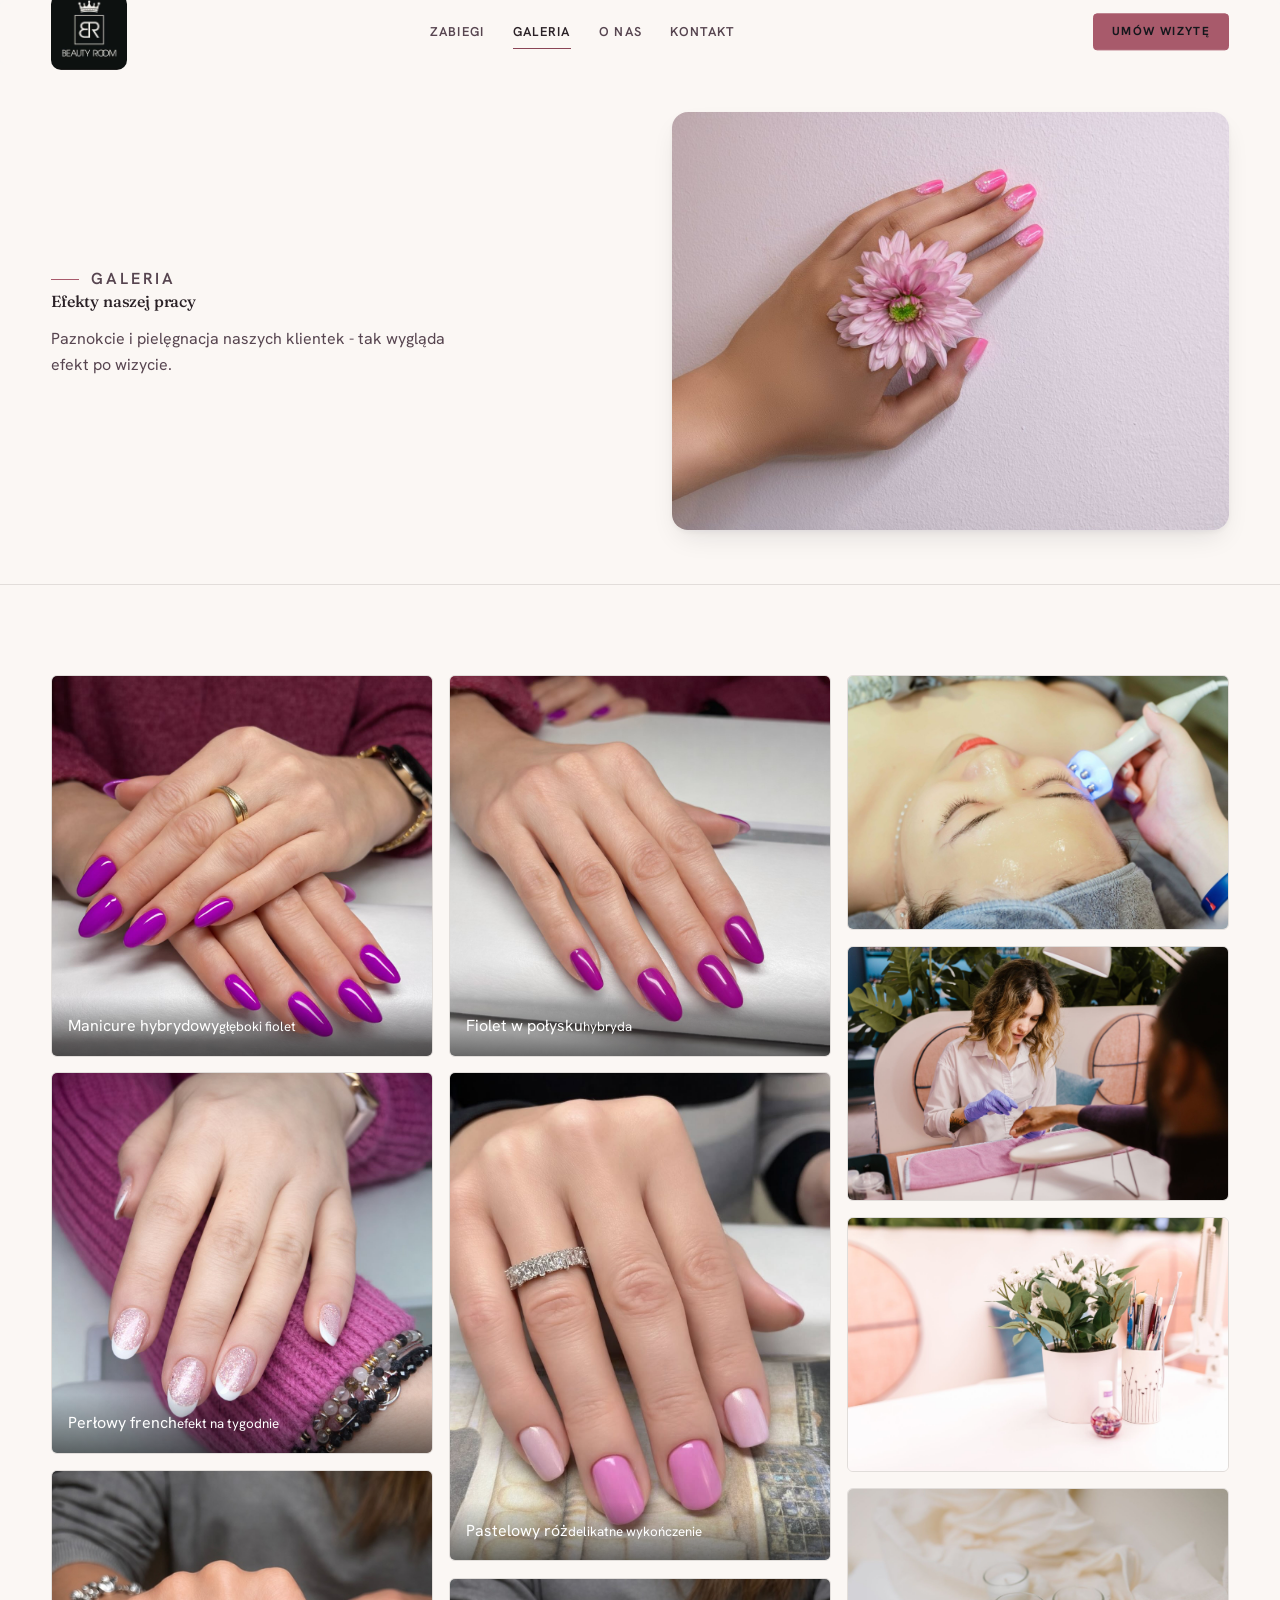
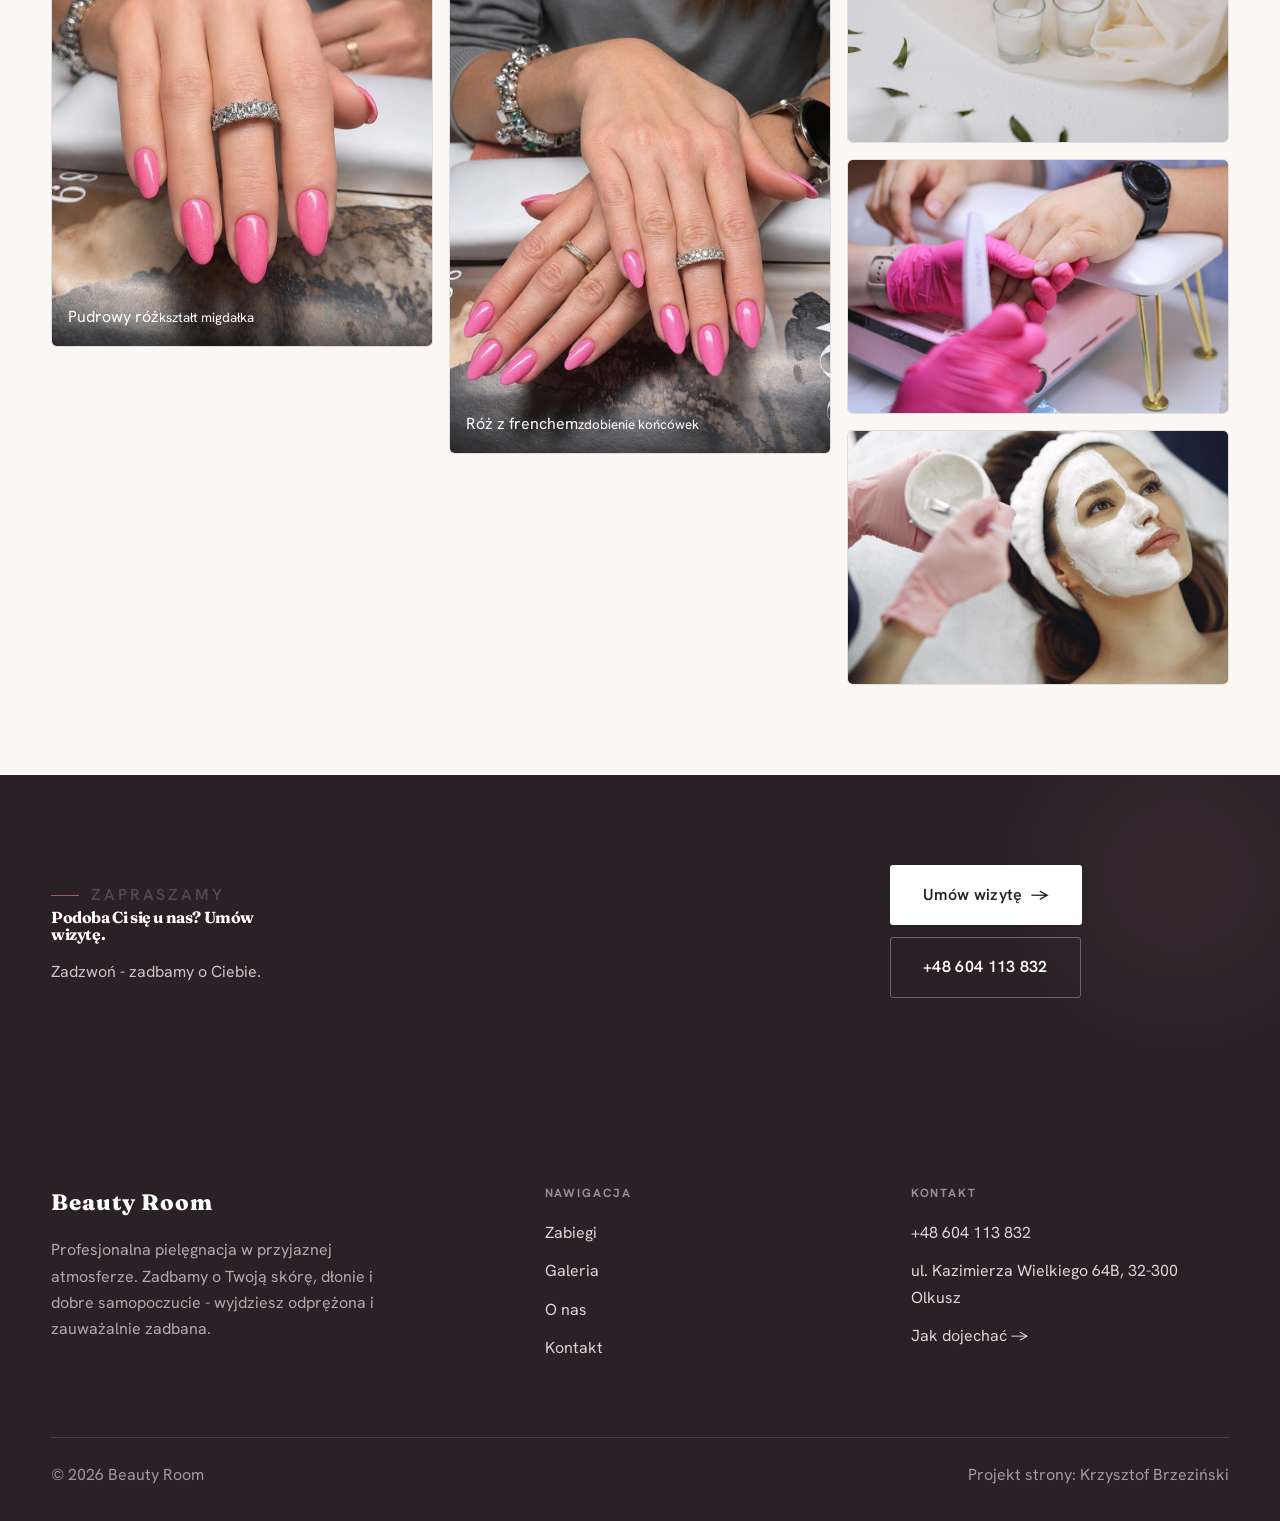
<file: realizacje.html>
<!DOCTYPE html>
<html lang="pl">
<head>
<meta charset="UTF-8">
<meta name="viewport" content="width=device-width, initial-scale=1.0">
<title>Galeria - Beauty Room</title>
<meta name="description" content="Galeria Beauty Room: Manicure, Pielęgnacja twarzy, Stylizacja brwi, Wnętrze salonu, Nasz salon">
<link rel="preconnect" href="https://fonts.googleapis.com">
<link rel="preconnect" href="https://fonts.gstatic.com" crossorigin>
<link href="https://fonts.googleapis.com/css2?family=Fraunces:wght@500;600;700&family=Hanken+Grotesk:wght@400;500;600&display=swap" rel="stylesheet">
<link rel="stylesheet" href="assets/styles.css">
</head>
<body>

<header class="nav">
  <div class="wrap nav-inner">
    <a class="brand brand-has-logo" href="index.html"><img class="brand-logo" src="img/logo.jpg" alt="Beauty Room"></a>
    <nav class="nav-links">
      <a href="oferta.html">Zabiegi</a>
      <a href="realizacje.html" class="active">Galeria</a>
      <a href="o-nas.html">O nas</a>
      <a href="kontakt.html">Kontakt</a>
      <a href="kontakt.html" class="btn btn-accent">Umów wizytę</a>
    </nav>
    <button class="nav-toggle" aria-label="Menu"><span></span><span></span><span></span></button>
  </div>
</header>

<section class="pagehead pagehead-soft">
  <div class="wrap">
    <figure class="ph-fig reveal"><img src="img/g10.jpg" alt="Beauty Room - efekty naszej pracy" loading="lazy"></figure>
    <div class="ph-copy reveal">
      <span class="eyebrow">Galeria</span>
      <h1>Efekty naszej pracy</h1>
      <p>Paznokcie i pielęgnacja naszych klientek - tak wygląda efekt po wizycie.</p>
    </div>
  </div>
</section>
<section>
  <div class="wrap">
    <div class="gallery-masonry">
      <figure class="m-tile reveal"><img src="img/g1.jpg" alt="Manicure hybrydowy" loading="lazy"><div class="cap">Manicure hybrydowy<small>głęboki fiolet</small></div></figure>
      <figure class="m-tile reveal"><img src="img/g2.jpg" alt="Perłowy french" loading="lazy"><div class="cap">Perłowy french<small>efekt na tygodnie</small></div></figure>
      <figure class="m-tile reveal"><img src="img/g3.jpg" alt="Pudrowy róż" loading="lazy"><div class="cap">Pudrowy róż<small>kształt migdałka</small></div></figure>
      <figure class="m-tile reveal"><img src="img/g4.jpg" alt="Fiolet w połysku" loading="lazy"><div class="cap">Fiolet w połysku<small>hybryda</small></div></figure>
      <figure class="m-tile reveal"><img src="img/g5.jpg" alt="Pastelowy róż" loading="lazy"><div class="cap">Pastelowy róż<small>delikatne wykończenie</small></div></figure>
      <figure class="m-tile reveal"><img src="img/g6.jpg" alt="Róż z frenchem" loading="lazy"><div class="cap">Róż z frenchem<small>zdobienie końcówek</small></div></figure>
      <figure class="m-tile reveal"><img src="img/g7.jpg" alt="Beauty Room" loading="lazy"></figure>
      <figure class="m-tile reveal"><img src="img/g8.jpg" alt="Beauty Room" loading="lazy"></figure>
      <figure class="m-tile reveal"><img src="img/g9.jpg" alt="Beauty Room" loading="lazy"></figure>
      <figure class="m-tile reveal"><img src="img/g11.jpg" alt="Beauty Room" loading="lazy"></figure>
      <figure class="m-tile reveal"><img src="img/g12.jpg" alt="Beauty Room" loading="lazy"></figure>
      <figure class="m-tile reveal"><img src="img/about.jpg" alt="Beauty Room" loading="lazy"></figure>
    </div>
  </div>
</section>
<section class="cta">
  <div class="wrap">
    <div class="reveal">
      <span class="eyebrow">Zapraszamy</span>
      <h2>Podoba Ci się u nas? Umów wizytę.</h2>
      <p>Zadzwoń - zadbamy o Ciebie.</p>
    </div>
    <div class="cta-actions reveal">
      <a href="kontakt.html" class="btn btn-light">Umów wizytę <span class="arr">→</span></a>
      <a href="tel:+48604113832" class="btn btn-ghost" style="color:#fff;border-color:rgba(255,255,255,.3)">+48 604 113 832</a>
    </div>
  </div>
</section>

<footer>
  <div class="wrap">
    <div class="foot-grid">
      <div class="foot-brand">
        <div class="name">Beauty Room</div>
        <p>Profesjonalna pielęgnacja w przyjaznej atmosferze. Zadbamy o Twoją skórę, dłonie i dobre samopoczucie - wyjdziesz odprężona i zauważalnie zadbana.</p>
      </div>
      <div class="foot-col">
        <h4>Nawigacja</h4>
        <a href="oferta.html">Zabiegi</a>
        <a href="realizacje.html">Galeria</a>
        <a href="o-nas.html">O nas</a>
        <a href="kontakt.html">Kontakt</a>
      </div>
      <div class="foot-col">
        <h4>Kontakt</h4>
        <a href="tel:+48604113832">+48 604 113 832</a>
        <p>ul. Kazimierza Wielkiego 64B, 32-300 Olkusz</p>
        <a href="https://maps.app.goo.gl/ST2NJtP8fTFgySqDA" target="_blank" rel="noopener">Jak dojechać →</a>
      </div>
    </div>
    <div class="foot-bot">
      <span>© 2026 Beauty Room</span>
      <span>Projekt strony: Krzysztof Brzeziński</span>
    </div>
  </div>
</footer>
<div class="sticky-reserve"><a class="sr-book" href="kontakt.html">Umów wizytę</a><a class="sr-call" href="tel:+48604113832" aria-label="Zadzwoń"><svg class="ico-tel" width="16" height="16" viewBox="0 0 24 24" fill="none" aria-hidden="true"><path d="M6.6 10.8a15.5 15.5 0 0 0 6.6 6.6l2.2-2.2a1 1 0 0 1 1-.24 11.4 11.4 0 0 0 3.6.58 1 1 0 0 1 1 1V20a1 1 0 0 1-1 1A17 17 0 0 1 3 4a1 1 0 0 1 1-1h3.5a1 1 0 0 1 1 1c0 1.25.2 2.46.58 3.6a1 1 0 0 1-.25 1l-2.23 2.2Z" fill="currentColor"/></svg></a></div>

<script src="assets/main.js"></script>
</body>
</html>
</file>
<file: assets/styles.css>
/* ============================================================
   STOLBASZ — premium, architektoniczny B2B fit-out
   Jasna paleta, zero brązu. System wg premium-web-craft.
   Projekt strony: Krzysztof Brzeziński
   ============================================================ */

:root{
  /* PALETA — jasna, architektoniczna, chłodna */
  --paper:#FBF7F4;          /* główne tło */
  --paper-2:#F1E7E4;        /* sekcje alternatywne (chłodny jasny szary) */
  --paper-3:#F1E7E4;        /* delikatne wypełnienia */
  --ink:#2A2126;            /* tekst główny — chłodny grafit */
  --ink-soft:#574550;       /* nagłówki drugorzędne */
  --muted:#94888C;          /* tekst poboczny */
  --line:rgba(42,33,38,.12);/* hairline */
  --accent:#A85A6B;         /* stonowany petrol-slate — jedyny akcent */
  --accent-d:#8A4456;
  --accent-soft:rgba(168,90,107,.10);
  --dark:#2A2126;           /* sekcje ciemne (stopka/CTA) */

  /* ODSTĘPY — skala 4/8 */
  --space-1:4px; --space-2:8px; --space-3:12px; --space-4:16px; --space-5:24px;
  --space-6:32px; --space-7:48px; --space-8:64px; --space-9:96px; --space-10:128px;

  /* TYPOGRAFIA — fluid clamp() */
  --text-sm:clamp(.82rem,.8rem+.1vw,.9rem);
  --text-base:clamp(1rem,.97rem+.15vw,1.1rem);
  --text-lg:clamp(1.12rem,1.05rem+.3vw,1.3rem);
  --text-h3:clamp(1.2rem,1.1rem+.5vw,1.5rem);
  --text-h2:clamp(1.9rem,1.5rem+1.9vw,2.8rem);
  --text-h1:clamp(2.6rem,1.9rem+3.6vw,4.6rem);

  /* PROMIENIE — architektoniczne, raczej ostre */
  --r-sm:3px; --r-md:6px; --r-lg:10px;

  /* RUCH */
  --ease:cubic-bezier(.25,.46,.45,.94); --dur:.24s;

  /* CIENIE — miękkie, warstwowe */
  --sh-sm:0 1px 2px rgba(16,24,32,.04), 0 2px 8px rgba(16,24,32,.05);
  --sh-md:0 2px 6px rgba(16,24,32,.05), 0 12px 28px -8px rgba(16,24,32,.12);
  --sh-lg:0 6px 14px rgba(16,24,32,.07), 0 26px 56px -18px rgba(16,24,32,.22);

  --hairline:1px solid var(--line);

  --font-display:'Fraunces',serif;
  --font-body:'Hanken Grotesk',sans-serif;
}

*{box-sizing:border-box;margin:0;padding:0}
html{scroll-behavior:smooth}
body{
  font-family:var(--font-body);
  font-size:var(--text-base);
  line-height:1.65;
  color:var(--ink);
  background:var(--paper);
  -webkit-font-smoothing:antialiased;
  text-rendering:optimizeLegibility;
}
img{max-width:100%;display:block}
a{color:inherit;text-decoration:none}

.wrap{width:min(92%,1180px);margin-inline:auto}
section{padding-block:clamp(52px,6.5vw,96px)}

h1,h2,h3{font-family:var(--font-display);font-weight:700;line-height:1.08;letter-spacing:-.02em;color:var(--ink)}
h1{font-size:var(--text-h1);letter-spacing:-.035em}
h2{font-size:var(--text-h2);letter-spacing:-.025em}
h3{font-size:var(--text-h3)}
p{max-width:65ch}

.eyebrow{
  font-family:var(--font-body);
  font-size:var(--text-sm);
  font-weight:600;
  letter-spacing:.18em;
  text-transform:uppercase;
  color:var(--accent);
  display:inline-flex;align-items:center;gap:var(--space-3);
}
.eyebrow::before{content:"";width:28px;height:1px;background:var(--accent);display:inline-block}

.muted{color:var(--muted)}
.lead{font-size:var(--text-lg);line-height:1.55;color:var(--ink-soft);max-width:50ch}

/* ---------- BUTTONS ---------- */
.btn{
  display:inline-flex;align-items:center;gap:var(--space-2);
  font-weight:600;font-size:var(--text-sm);letter-spacing:.02em;
  padding:var(--space-4) var(--space-6);
  border-radius:var(--r-sm);
  transition:transform var(--dur) var(--ease),box-shadow var(--dur) var(--ease),background var(--dur) var(--ease);
  cursor:pointer;border:1px solid transparent;
}
.btn-accent{background:var(--accent);color:#fff;box-shadow:var(--sh-sm)}
.btn-accent:hover{background:var(--accent-d);transform:translateY(-2px);box-shadow:var(--sh-md)}
.btn-accent:active{transform:translateY(0);box-shadow:var(--sh-sm)}
.btn-ghost{background:transparent;color:var(--ink);border-color:var(--line)}
.btn-ghost:hover{border-color:var(--accent);color:var(--accent);transform:translateY(-2px)}
.btn-light{background:#fff;color:var(--ink);box-shadow:var(--sh-sm)}
.btn-light:hover{transform:translateY(-2px);box-shadow:var(--sh-md)}
.btn .arr{transition:transform var(--dur) var(--ease)}
.btn:hover .arr{transform:translateX(4px)}

/* ---------- NAV ---------- */
.nav{
  position:sticky;top:0;z-index:50;
  background:color-mix(in srgb,var(--paper) 88%,transparent);
  backdrop-filter:saturate(140%) blur(10px);
  border-bottom:var(--hairline);
}
.nav-inner{display:flex;align-items:center;justify-content:space-between;height:72px}
.brand{display:flex;flex-direction:column;line-height:1}
.brand .name{font-family:var(--font-display);font-weight:800;font-size:1.35rem;letter-spacing:.04em}
.brand .sub{font-size:.62rem;letter-spacing:.34em;text-transform:uppercase;color:var(--muted);margin-top:5px}
.nav-links{display:flex;align-items:center;gap:var(--space-6)}
.nav-links a{font-size:var(--text-sm);font-weight:500;color:var(--ink-soft);position:relative;padding-block:4px;transition:color var(--dur) var(--ease)}
.nav-links a::after{content:"";position:absolute;left:0;bottom:0;width:0;height:1.5px;background:var(--accent);transition:width var(--dur) var(--ease)}
.nav-links a:hover,.nav-links a.active{color:var(--ink)}
.nav-links a:hover::after,.nav-links a.active::after{width:100%}
.nav-links .btn{padding:var(--space-2) var(--space-5)}
/* przyciski w nav: właściwy kolor (przebij .nav-links a) + bez podkreślenia */
.nav-links a.btn-accent{color:#fff}
.nav-links a.btn-ghost,.nav-links a.btn-light{color:var(--ink)}
.nav-links a.btn::after{display:none}
.nav-toggle{display:none;background:none;border:none;cursor:pointer;flex-direction:column;gap:5px;padding:8px}
.nav-toggle span{width:24px;height:2px;background:var(--ink);transition:var(--dur)}

/* ---------- HERO (split) ---------- */
.hero{position:relative;overflow:hidden;border-bottom:var(--hairline)}
.hero-grid{display:grid;grid-template-columns:1.05fr .95fr;gap:clamp(24px,4vw,60px);align-items:center;
  padding-block:clamp(36px,4.5vw,64px)}
.hero-copy .eyebrow{margin-bottom:var(--space-5)}
.hero-copy h1{margin-bottom:var(--space-5)}
.hero-copy .lead{margin-bottom:var(--space-7)}
.hero-actions{display:flex;flex-wrap:wrap;gap:var(--space-4)}
.hero-art{position:relative;aspect-ratio:4/3;border-radius:var(--r-lg);overflow:hidden;box-shadow:var(--sh-lg)}
.hero-art img{width:100%;height:100%;object-fit:cover}
.hero-art::after{content:"";position:absolute;inset:0;background:linear-gradient(180deg,transparent 55%,rgba(18,24,28,.28))}
.hero-badge{position:absolute;left:var(--space-5);bottom:var(--space-5);z-index:2;
  background:rgba(252,252,251,.94);backdrop-filter:blur(4px);
  border-radius:var(--r-md);padding:var(--space-4) var(--space-5);box-shadow:var(--sh-md);max-width:78%}
.hero-badge strong{display:block;font-family:var(--font-display);font-size:1rem;letter-spacing:-.01em}
.hero-badge span{font-size:var(--text-sm);color:var(--muted)}

/* ---------- HERO duży / kinowy (strona główna) ---------- */
.hero-cine{position:relative;min-height:clamp(560px,82vh,840px);min-height:clamp(560px,82svh,840px);display:flex;align-items:center;overflow:hidden;border-bottom:var(--hairline)}
.hero-cine>img{position:absolute;inset:0;width:100%;height:100%;object-fit:cover;z-index:0}
.hero-cine::after{content:"";position:absolute;inset:0;z-index:1;
  background:linear-gradient(95deg,rgba(13,18,23,.86) 0%,rgba(13,18,23,.64) 32%,rgba(13,18,23,.24) 62%,rgba(13,18,23,.04) 100%)}
.hero-cine .wrap{position:relative;z-index:2;padding-block:var(--space-8)}
.hero-cine .hero-copy{max-width:660px}
.hero-cine .eyebrow{color:#fff;margin-bottom:var(--space-5)}
.hero-cine .eyebrow::before{background:#fff}
.hero-cine h1{color:#fff;margin-bottom:var(--space-5);font-size:clamp(2.9rem,2rem+4.4vw,5.2rem)}
.hero-cine .lead{color:rgba(255,255,255,.92);max-width:48ch;margin-bottom:var(--space-7)}
.hero-cine .hero-actions{display:flex;flex-wrap:wrap;gap:var(--space-4)}
@media(max-width:680px){
  .hero-cine{min-height:clamp(520px,76vh,640px);min-height:clamp(520px,76svh,640px);align-items:flex-end}
  .hero-cine::after{background:linear-gradient(0deg,rgba(13,18,23,.9) 6%,rgba(13,18,23,.45) 55%,rgba(13,18,23,.25) 100%)}
  .hero-cine .wrap{padding-bottom:var(--space-9)}
}

/* full-bleed hero variant (podstrony) */
.pagehead{position:relative;min-height:46vh;min-height:46svh;display:flex;align-items:flex-end;overflow:hidden;border-bottom:var(--hairline)}
.pagehead img{position:absolute;inset:0;width:100%;height:100%;object-fit:cover}
.pagehead::after{content:"";position:absolute;inset:0;background:linear-gradient(180deg,rgba(18,24,28,.25),rgba(18,24,28,.62))}
.pagehead .wrap{position:relative;z-index:2;padding-block:var(--space-9);color:#fff}
.pagehead h1{color:#fff;max-width:18ch}
.pagehead .eyebrow{color:#fff}
.pagehead .eyebrow::before{background:#fff}
.pagehead p{color:rgba(255,255,255,.86);margin-top:var(--space-4);max-width:54ch}

/* ---------- STRIP (pasek skrótów / liczby) ---------- */
.strip{background:var(--dark);color:#fff}
.strip .wrap{display:grid;grid-template-columns:repeat(4,1fr);gap:var(--space-6);padding-block:var(--space-8)}
.strip .item .k{font-family:var(--font-display);font-size:clamp(1.6rem,1.2rem+1.4vw,2.4rem);font-weight:800;letter-spacing:-.02em;color:#fff}
.strip .item .v{font-size:var(--text-sm);color:rgba(255,255,255,.66);margin-top:var(--space-2);line-height:1.45}
.strip .item{border-left:2px solid var(--accent);padding-left:var(--space-5)}

/* ---------- SECTION HEAD ---------- */
.head{max-width:48rem;margin-bottom:var(--space-8)}
.head.center{margin-inline:auto;text-align:center}
.head .eyebrow{margin-bottom:var(--space-4)}
.head h2{margin-bottom:var(--space-4)}
.head p{color:var(--muted);font-size:var(--text-lg);line-height:1.55}
.head.center p{margin-inline:auto}

/* ---------- INTRO SPLIT ---------- */
.split{display:grid;grid-template-columns:.92fr 1.08fr;gap:clamp(28px,5vw,80px);align-items:center}
.split.rev{grid-template-columns:1.08fr .92fr}
.split.rev .split-art{order:-1}
.split-art{position:relative;aspect-ratio:5/4;border-radius:var(--r-lg);overflow:hidden;box-shadow:var(--sh-lg)}
.split-art img{width:100%;height:100%;object-fit:cover}
.split-copy h2{margin-bottom:var(--space-5)}
.split-copy p+p{margin-top:var(--space-4)}
.split-copy .btn{margin-top:var(--space-6)}

/* ---------- SERVICES (zakres) ---------- */
.svc-grid{display:grid;grid-template-columns:repeat(auto-fit,minmax(280px,1fr));gap:var(--space-5)}
.svc{background:#fff;border:var(--hairline);border-radius:var(--r-md);padding:var(--space-7) var(--space-6);
  transition:transform var(--dur) var(--ease),box-shadow var(--dur) var(--ease),border-color var(--dur) var(--ease);
  position:relative;overflow:hidden}
.svc::before{content:"";position:absolute;left:0;top:0;width:3px;height:0;background:var(--accent);transition:height var(--dur) var(--ease)}
.svc:hover{transform:translateY(-4px);box-shadow:var(--sh-md);border-color:transparent}
.svc:hover::before{height:100%}
.svc .ic{font-family:var(--font-display);font-size:.8rem;font-weight:700;letter-spacing:.12em;color:var(--accent);margin-bottom:var(--space-4)}
.svc h3{margin-bottom:var(--space-3);font-size:1.22rem}
.svc p{color:var(--muted);font-size:var(--text-base);line-height:1.6}

/* big detailed service rows */
.svc-row{display:grid;grid-template-columns:.8fr 1.2fr;gap:clamp(20px,4vw,60px);align-items:center;padding-block:var(--space-8)}
.svc-row+.svc-row{border-top:var(--hairline)}
.svc-row.rev{grid-template-columns:1.2fr .8fr}
.svc-row.rev .svc-row-art{order:-1}
.svc-row-art{aspect-ratio:4/3;border-radius:var(--r-md);overflow:hidden;box-shadow:var(--sh-md)}
.svc-row-art img{width:100%;height:100%;object-fit:cover}
.svc-row h3{font-size:1.5rem;margin-bottom:var(--space-4)}
.svc-row .num{font-family:var(--font-display);font-size:.85rem;font-weight:700;letter-spacing:.14em;color:var(--accent);display:block;margin-bottom:var(--space-3)}
.svc-row ul{list-style:none;margin-top:var(--space-4);display:flex;flex-direction:column;gap:var(--space-2)}
.svc-row li{position:relative;padding-left:var(--space-5);color:var(--muted);font-size:var(--text-base)}
.svc-row li::before{content:"";position:absolute;left:0;top:.62em;width:8px;height:1px;background:var(--accent)}

/* ---------- GALLERY (realizacje) ---------- */
.gallery{display:grid;grid-template-columns:repeat(12,1fr);gap:var(--space-4);grid-auto-rows:200px}
/* GALERIA MASONRY — pionowe zdjęcia (portrety beauty/wellness) bez przycinania: kolumny, height auto */
.gallery-masonry{column-count:3;column-gap:var(--space-4)}
@media(max-width:900px){.gallery-masonry{column-count:2}}
@media(max-width:560px){.gallery-masonry{column-count:1}}
.gallery-masonry .m-tile{break-inside:avoid;margin:0 0 var(--space-4);padding:0;position:relative;overflow:hidden;border-radius:var(--r-md);border:1px solid var(--line)}
.gallery-masonry .m-tile img{width:100%;height:auto;display:block}
.gallery-masonry .m-tile .cap{position:absolute;left:0;right:0;bottom:0;padding:var(--space-4);color:#fff;background:linear-gradient(0deg,rgba(0,0,0,.55),transparent);font-size:var(--text-sm)}
.tile{position:relative;overflow:hidden;border-radius:var(--r-md);box-shadow:var(--sh-sm);
  transition:transform var(--dur) var(--ease),box-shadow var(--dur) var(--ease)}
.tile img{width:100%;height:100%;object-fit:cover;transition:transform .6s var(--ease)}
.tile:hover{box-shadow:var(--sh-md)}
.tile:hover img{transform:scale(1.05)}
.tile .cap{position:absolute;left:0;right:0;bottom:0;padding:var(--space-5) var(--space-4) var(--space-4);
  background:linear-gradient(transparent,rgba(18,24,28,.78));color:#fff;
  font-size:var(--text-sm);font-weight:600;letter-spacing:.01em;
  opacity:0;transform:translateY(8px);transition:var(--dur) var(--ease)}
.tile:hover .cap{opacity:1;transform:translateY(0)}
.tile .cap small{display:block;font-weight:400;opacity:.78;letter-spacing:.04em;text-transform:uppercase;font-size:.66rem;margin-top:3px}
/* bento spans */
.t-wide{grid-column:span 6}
.t-tall{grid-column:span 6;grid-row:span 2}
.t-std{grid-column:span 6}
.t-third{grid-column:span 4}
.t-two3{grid-column:span 8}

/* ---------- TRUST / WIARYGODNOŚĆ ---------- */
.trust{background:var(--paper-2)}
.trust-grid{display:grid;grid-template-columns:repeat(auto-fit,minmax(240px,1fr));gap:var(--space-5);margin-top:var(--space-7)}
.trust-card{background:#fff;border-radius:var(--r-md);padding:var(--space-7) var(--space-6);box-shadow:var(--sh-sm);border-top:3px solid var(--accent)}
.trust-card .big{font-family:var(--font-display);font-size:clamp(1.8rem,1.3rem+1.6vw,2.6rem);font-weight:800;letter-spacing:-.02em;color:var(--ink);line-height:1}
.trust-card h3{font-size:1.12rem;margin:var(--space-3) 0 var(--space-2)}
.trust-card p{color:var(--muted);font-size:var(--text-base);line-height:1.55}

/* ---------- CTA band ---------- */
.cta{background:var(--dark);color:#fff;position:relative;overflow:hidden}
.cta .wrap{display:grid;grid-template-columns:1.4fr .6fr;gap:var(--space-7);align-items:center;position:relative;z-index:2}
.cta h2{color:#fff;max-width:20ch}
.cta p{color:rgba(255,255,255,.74);margin-top:var(--space-4)}
.cta-actions{display:flex;flex-direction:column;gap:var(--space-3);align-items:flex-start}
.cta::before{content:"";position:absolute;right:-80px;top:-80px;width:360px;height:360px;border-radius:50%;
  background:radial-gradient(circle,var(--accent-soft),transparent 70%)}

/* ---------- CONTACT ---------- */
.contact-grid{display:grid;grid-template-columns:.85fr 1.15fr;gap:clamp(28px,4vw,56px);align-items:start}
.info-list{display:flex;flex-direction:column;gap:var(--space-2)}
.info-row{display:flex;gap:var(--space-4);align-items:flex-start;padding-block:var(--space-4);border-bottom:var(--hairline)}
.info-row .ic{flex:none;width:42px;height:42px;display:grid;place-items:center;border-radius:50%;
  background:var(--accent-soft);color:var(--accent);font-size:1.05rem}
.info-row .lbl{font-size:.72rem;letter-spacing:.14em;text-transform:uppercase;color:var(--muted)}
.info-row .val{font-weight:600;font-size:var(--text-base);margin-top:2px}
.info-row a.val:hover{color:var(--accent)}
.map{border:none;border-radius:var(--r-lg);box-shadow:var(--sh-md);width:100%;height:100%;min-height:380px;filter:grayscale(.2) contrast(1.02)}
.form{background:#fff;border:var(--hairline);border-radius:var(--r-lg);padding:clamp(24px,3vw,40px);box-shadow:var(--sh-sm)}
.form .fld{margin-bottom:var(--space-5)}
.form label{display:block;font-size:var(--text-sm);font-weight:600;margin-bottom:var(--space-2)}
.form input,.form textarea{width:100%;font-family:inherit;font-size:var(--text-base);color:var(--ink);
  padding:var(--space-4);border:var(--hairline);border-radius:var(--r-sm);background:var(--paper);transition:border-color var(--dur)}
.form input:focus,.form textarea:focus{outline:none;border-color:var(--accent);background:#fff}
.form textarea{resize:vertical;min-height:120px}
.form .note{font-size:var(--text-sm);color:var(--muted);margin-top:var(--space-3)}

/* ---------- FOOTER ---------- */
footer{background:var(--dark);color:#fff;padding-block:var(--space-9) var(--space-6)}
.foot-grid{display:grid;grid-template-columns:1.4fr 1fr 1fr;gap:var(--space-7);margin-bottom:var(--space-8)}
.foot-brand .name{font-family:var(--font-display);font-weight:800;font-size:1.4rem;letter-spacing:.04em}
.foot-brand p{color:rgba(255,255,255,.62);margin-top:var(--space-4);font-size:var(--text-base);max-width:38ch}
.foot-col h4{font-size:.74rem;letter-spacing:.16em;text-transform:uppercase;color:rgba(255,255,255,.5);margin-bottom:var(--space-4)}
.foot-col a,.foot-col p{display:block;color:rgba(255,255,255,.82);font-size:var(--text-base);margin-bottom:var(--space-3)}
.foot-col a:hover{color:#fff}
.foot-bot{border-top:1px solid rgba(255,255,255,.12);padding-top:var(--space-5);display:flex;justify-content:space-between;flex-wrap:wrap;gap:var(--space-3);
  font-size:var(--text-sm);color:rgba(255,255,255,.55)}
.foot-bot a:hover{color:#fff}

/* ---------- REVEAL ---------- */
.reveal{opacity:0;transform:translateY(22px);transition:opacity .6s var(--ease),transform .6s var(--ease)}
.reveal.in{opacity:1;transform:none}

/* ---------- RESPONSIVE ---------- */
@media(max-width:920px){
  .hero-grid,.split,.split.rev,.svc-row,.svc-row.rev,.cta .wrap,.contact-grid,.foot-grid{grid-template-columns:1fr}
  .split.rev .split-art,.svc-row.rev .svc-row-art{order:0}
  .hero-art{aspect-ratio:16/10;max-height:420px}
  .strip .wrap{grid-template-columns:repeat(2,1fr);gap:var(--space-7)}
  .gallery{grid-auto-rows:180px}
  .t-wide,.t-tall,.t-std,.t-third,.t-two3{grid-column:span 6}
  .t-tall{grid-row:span 1}
  .cta-actions{flex-direction:row;flex-wrap:wrap}
  .foot-grid{gap:var(--space-6)}
}
@media(max-width:680px){
  .nav-links{position:fixed;inset:72px 0 auto 0;background:var(--paper);flex-direction:column;align-items:stretch;
    gap:0;padding:var(--space-4) 6%;border-bottom:var(--hairline);box-shadow:var(--sh-md);
    transform:translateY(-120%);transition:transform var(--dur) var(--ease)}
  .nav-links.open{transform:translateY(0)}
  .nav-links a{padding-block:var(--space-4);border-bottom:var(--hairline)}
  .nav-links .btn{margin-top:var(--space-3);justify-content:center}
  .nav-toggle{display:flex}
  .strip .wrap{grid-template-columns:1fr}
  .gallery{grid-template-columns:repeat(6,1fr)}
  .foot-grid{grid-template-columns:1fr}
}
@media(prefers-reduced-motion:reduce){
  *{animation-duration:.01ms!important;transition:none!important}
  .reveal{opacity:1!important;transform:none!important}
  html{scroll-behavior:auto}
}

/* ============================================================
   PREMIUM LAYER — destylat deep-researchu branż (anty-AI, spokój).
   Zmienne STOLBASZ (--accent/--ink/--paper/--line/--dark). Ruch ledwo
   zauważalny, krzywa cubic-bezier(.16,.84,.44,1); prefers-reduced-motion
   pokryte blanketem wyżej. Karty hairline zamiast cieni = #1 sygnał „nie-AI".
   ============================================================ */

/* więcej oddechu między sekcjami (liderzy: 110-130px) */
section{padding-block:clamp(64px,8vw,128px)}

/* 1) Aksamitny reveal — dłuższa, miękka krzywa zamiast „skoku" */
.reveal{transition:opacity .9s cubic-bezier(.16,.84,.44,1),transform .9s cubic-bezier(.16,.84,.44,1);will-change:opacity,transform}
/* stagger TYLKO w galerii (tam pozycja = porządek dzieci) */
.gallery .reveal:nth-child(2){transition-delay:.07s}
.gallery .reveal:nth-child(3){transition-delay:.14s}
.gallery .reveal:nth-child(4){transition-delay:.21s}
.gallery .reveal:nth-child(5){transition-delay:.28s}
.gallery .reveal:nth-child(6){transition-delay:.35s}

/* 2) Hero STATYCZNY na .hero-cine — Ken Burns CAŁKIEM WYŁĄCZONY 26.06 (3. zgłoszenie Szymona).
   GENEZA: animowanie scale na <img> hero z teksturami (cegły/framugi) re-samplinguje obraz
   klatka po klatce → na części ekranów drobne drganie/shimmer = „heroshot się trzęsie".
   translateY usunięto wcześniej, scale-only + will-change/GPU NIE wystarczyły do GWARANCJI gładkości.
   Krzysztof zażądał pewności („make sure, że błąd się nie pojawi") > efekt. Zero animacji = 0% drgania.
   Delikatny zoom zostaje TYLKO w pełnoekranowych hero gastro/studio (hg-bg/hs-bg — tło, inny
   mechanizm, chwalone, nigdy nie zgłaszane). NIE wracać do KB na .hero-cine bez realnego testu
   na sprzęcie klienta — to ryzyko regresji „trzęsienia”. */
/* BEZPIECZNY "wow" na hero = jednorazowy FADE-IN (opacity), nie zoom.
   opacity nie dotyka bitmapy → gładkie na KAŻDYM zdjęciu/ekranie/GPU, zero ryzyka migotania.
   Geometryczny ruch (scale/translate) na .hero-cine jest ZAKAZANY (bramka pilnuje). */
@keyframes heroFade{from{opacity:0}to{opacity:1}}
.hero-cine>img{transform:none;animation:heroFade 1.1s ease-out both}

/* 3) Akcentowy hairline pod nagłówkiem sekcji, który „rysuje się" przy wejściu */
.head h2{position:relative;padding-bottom:18px}
.head h2::after{content:"";position:absolute;left:0;bottom:0;height:1px;width:0;background:var(--accent);transition:width 1s cubic-bezier(.16,.84,.44,1) .15s}
.head.center h2::after{left:50%;transform:translateX(-50%)}
.head.reveal.in h2::after,.head.center.reveal.in h2::after{width:54px}

/* 4) Karty HAIRLINE zamiast cieni/zaokrągleń (najmocniejszy anty-AI detal) */
.svc{background:transparent;border:1px solid var(--line);border-radius:var(--r-sm);box-shadow:none}
.svc:hover{box-shadow:none;border-color:var(--accent);transform:translateY(-3px)}
.trust-card{background:transparent;box-shadow:none;border:1px solid var(--line);border-top:2px solid var(--accent);border-radius:var(--r-sm)}
.tile{box-shadow:none;border-radius:var(--r-sm)}
.tile:hover{box-shadow:none}

/* 5) Sticky-nav kondensuje się po przewinięciu (sygnał dopracowania) */
.nav{transition:box-shadow .4s ease,background .4s ease}
.nav.is-stuck{box-shadow:0 1px 0 var(--line),0 14px 30px -24px rgba(0,0,0,.45)}
.nav-inner{transition:height .35s var(--ease)}
.nav.is-stuck .nav-inner{height:76px}
@media(max-width:680px){.nav.is-stuck .nav-inner{height:60px}}

/* 6) MANIFESTO — pełnoekranowy cytat-bohater (zastępuje generyczne „Dlaczego my") */
.manifesto{background:var(--paper-2);text-align:center}
.manifesto .wrap{max-width:60rem}
.manifesto p{font-family:var(--font-display);font-style:italic;font-size:clamp(1.6rem,1rem+2.4vw,2.8rem);line-height:1.32;color:var(--ink-soft);margin-inline:auto;max-width:26ch;position:relative;padding-top:var(--space-8)}
.manifesto p::before{content:"";position:absolute;top:0;left:50%;transform:translateX(-50%);width:54px;height:1px;background:var(--accent)}
.manifesto p span{color:var(--accent);font-style:italic}

/* 7) GATEWAYS — 3 duże bramy-zdjęcia (zamiast paska menu usług) */
.gateways{display:grid;grid-template-columns:repeat(3,1fr);gap:var(--space-4)}
.gateway{position:relative;aspect-ratio:3/4;overflow:hidden;border-radius:var(--r-sm);display:block}
.gateway img{width:100%;height:100%;object-fit:cover;transition:transform .8s var(--ease),filter .5s var(--ease)}
.gateway::after{content:"";position:absolute;inset:0;background:linear-gradient(180deg,transparent 38%,rgba(18,24,28,.74))}
.gateway:hover img{transform:scale(1.05);filter:brightness(1.05)}
.gateway .g-ttl{position:absolute;left:0;right:0;bottom:0;z-index:2;padding:var(--space-6) var(--space-5);color:#fff;font-family:var(--font-display);font-size:1.45rem;letter-spacing:-.01em;line-height:1.15}
.gateway .g-ttl small{display:block;font-family:var(--font-body);font-size:var(--text-sm);font-weight:400;opacity:.82;letter-spacing:.03em;margin-top:5px}
@media(max-width:760px){.gateways{grid-template-columns:1fr}.gateway{aspect-ratio:16/10}}

/* 8) LOGO klienta w nagłówku (gdy podane --logo) */
.brand-logo{height:76px;width:auto;max-width:260px;object-fit:contain;display:block;border-radius:10px}
.nav.is-stuck .brand-logo{height:60px}
@media(max-width:680px){.brand-logo{height:56px}}
.nav-inner{height:92px}
@media(max-width:680px){.nav-inner{height:72px}}

/* === rodzina: wellness === */
/* ============================================================
   RODZINA: WELLNESS (beauty / spa / head spa / masaż / kosmetologia)
   Doklejane NA WIERZCH base.css. Skin beauty (Fraunces + śliwka) lub spa (Marcellus + złoto).
   Filozofia: ATMOSFERA + ZADBANIE O SIEBIE + "Umów wizytę". Miękko, zmysłowo, spokojnie.
   Tokeny TYLKO istniejące. Ceny/zabiegi/specjaliści/before-after tylko realne.
   ============================================================ */

/* --- Miększe, eleganckie karty --- */
.svc,.trust-card,.tile,.gateway,.split-art,.svc-row-art{border-radius:var(--r-lg)}

/* --- CENNIK / ZABIEGI (kategorie; ceny tylko gdy realne) - reuzyte z gastro --- */
.menu-sec{background:var(--paper-2)}
.menu-cats{display:grid;grid-template-columns:repeat(2,1fr);gap:var(--space-7) var(--space-8);max-width:62rem;margin:0 auto}
.menu-cat{border-top:1px solid var(--accent);padding-top:var(--space-4)}
.menu-cat h3{font-family:var(--font-display);font-size:1.35rem;letter-spacing:.01em;margin-bottom:var(--space-3)}
.menu-cat p{color:var(--muted);font-size:var(--text-base);line-height:1.65}
.menu-note{text-align:center;color:var(--muted);font-size:var(--text-sm);margin-top:var(--space-8);max-width:52ch;margin-inline:auto}
@media(max-width:760px){.menu-cats{grid-template-columns:1fr;gap:var(--space-6)}}

/* --- ZESPÓŁ / SPECJALISTKI (renderowane TYLKO z realnych danych) - reuzyte z kliniki --- */
.zespol-grid{display:grid;grid-template-columns:repeat(auto-fit,minmax(15rem,1fr));gap:var(--space-6)}
.doc{margin:0;background:var(--paper);border:1px solid var(--line);border-radius:var(--r-lg);overflow:hidden;
  transition:transform .3s var(--ease),box-shadow .3s var(--ease)}
.doc:hover{transform:translateY(-5px);box-shadow:var(--sh-md)}
.doc-photo{aspect-ratio:4/5;overflow:hidden;background:var(--paper-2)}
.doc-photo img{width:100%;height:100%;object-fit:cover;transition:transform .6s var(--ease)}
.doc:hover .doc-photo img{transform:scale(1.04)}
.doc figcaption{padding:var(--space-5)}
.doc-role{display:inline-block;font-size:.72rem;font-weight:700;letter-spacing:.14em;text-transform:uppercase;
  color:var(--accent);margin-bottom:var(--space-2)}
.doc-name{font-family:var(--font-display);font-size:1.15rem;margin-bottom:var(--space-2);line-height:1.2}
.doc-bio{color:var(--muted);font-size:var(--text-sm);line-height:1.55}

/* --- STICKY "Umów wizytę" (mobile) --- */
.sticky-reserve{display:none}
@media(max-width:820px){
  .sticky-reserve{display:flex;position:fixed;left:0;right:0;bottom:0;z-index:90;
    background:var(--line);box-shadow:0 -6px 20px -10px rgba(0,0,0,.4)}
  .sticky-reserve a{padding:15px 8px;text-align:center;font-weight:700;font-size:.95rem;letter-spacing:.01em}
  .sr-book{flex:1;background:var(--accent);color:#fff}
  .sr-call{width:60px;background:var(--paper);color:var(--ink);font-size:1.15rem;border-left:1px solid var(--line)}
  body{padding-bottom:56px}
}

/* ============================================================
   FAZA 3 - OSOBNY UKŁAD WELLNESS (research wf_840d7930 + krytyka z policzonym WCAG). Doklejane na wierzch.
   Tożsamość: SPOKÓJ / ODDECH / ZMYSŁOWOŚĆ - jasno, miękko, editorialowo. Przeciwieństwo techniki DOM i dramatu AUTO.
   ============================================================ */

/* --- P0 KONTRAST (krytyka policzyła WCAG na skórkach): naprawy, bo predeploy NIE testuje kontrastu --- */
/* CTA na akcencie: spa złoto #B0894B + biel = 3.22 FAIL -> tło accent-d (ciemniejsze) = PASS */
.btn-accent{background:var(--accent-d);border-color:var(--accent-d);color:#fff}
.btn-accent:hover{background:var(--accent);border-color:var(--accent);color:#fff}
.sticky-reserve .sr-book{background:var(--accent-d);color:#fff}
/* eyebrow TEKST = ink-soft (akcent jako tekst na cream pada 2.5-2.9); kreska ::before zostaje akcentowa (dekoracja) */
.eyebrow{color:var(--ink-soft)}
.eyebrow::before{background:var(--accent)}
/* opisy mutedem na paper-2 padają (2.8-2.9) -> ink-soft */
.menu-cat p,.menu-note,.doc-bio,.cn-desc,.ryt-copy p{color:var(--ink-soft)}

/* --- Miękkie krzywizny: cap 16px (nie 22 = "karta z apki"); delikatny hover (bez ostrego lift) --- */
.svc,.trust-card,.tile,.gateway,.split-art,.svc-row-art,.doc,.hs-fig,.ph-fig{border-radius:16px}
.doc:hover{transform:translateY(-3px);box-shadow:var(--sh-sm)}
section{padding-block:clamp(74px,10vh,124px)}   /* nieco więcej oddechu niż reszta rodzin */

/* (NAV usunięty - generuje go silnik multipage.py: _nav_css + sekcja "NAV NOBU (silnik): wellness") */

/* === HERO WELLNESS: editorial SPLIT na bieli, zdjęcie OPRAWIONE (offset passe-partout), STATYCZNE (bez Ken Burns) === */
.hero-spa{position:relative;background:var(--paper);padding-top:clamp(6.5rem,12vh,9rem);padding-bottom:clamp(3rem,8vh,6rem)}
.hero-spa .wrap{display:grid;grid-template-columns:1.05fr 1fr;gap:clamp(2rem,5vw,5rem);align-items:center}
.hs-copy{max-width:46ch}
.hs-claim{font-family:var(--font-display);font-weight:500;line-height:1.06;letter-spacing:-.005em;
  font-size:clamp(2.3rem,1.7rem+3vw,3.9rem);color:var(--ink);margin:var(--space-4) 0 var(--space-5)}
.hs-lead{color:var(--ink-soft);font-size:var(--text-lg);line-height:1.6;max-width:44ch;margin-bottom:var(--space-7)}
.hs-cta{border-radius:999px}
.hs-rating{margin-top:var(--space-5);color:var(--ink-soft);font-weight:600;letter-spacing:.01em;font-size:var(--text-sm)}
.hs-fig{position:relative;aspect-ratio:4/5;border-radius:16px;overflow:hidden;box-shadow:var(--sh-lg);isolation:isolate}
.hs-fig img{width:100%;height:100%;object-fit:cover;display:block}   /* hero = EAGER (bez lazy), STATYCZNE - bez animacji scale */
.hs-fig::after{content:"";position:absolute;inset:0;border:1px solid rgba(255,255,255,.5);border-radius:16px;pointer-events:none} /* delikatne passe-partout wewnątrz */
.hero-spa::before{content:"";position:absolute;right:clamp(1rem,4vw,3rem);top:clamp(5.5rem,11vh,8rem);bottom:clamp(2.5rem,7vh,5rem);
  width:min(38%,30rem);border:1px solid color-mix(in srgb,var(--accent) 40%,transparent);border-radius:16px;transform:translate(14px,14px);z-index:0;pointer-events:none} /* offsetowa ramka „matted print" za zdjęciem - sygnatura, nie zwykły split */
.hero-spa .wrap{position:relative;z-index:1}
@media(max-width:860px){
  .hero-spa .wrap{grid-template-columns:1fr;gap:var(--space-7)}
  .hs-fig{aspect-ratio:5/4;order:-1}
  .hero-spa::before{display:none}                /* offset-ramka tylko desktop (anty horizontal-scroll na mobile) */
}

/* === RYTUAŁ: naprzemienne editorialowe wiersze (zdjęcie + duży serif-numerał), hairline między - WŁASNY układ === */
.ryt-list{margin-top:var(--space-8);display:flex;flex-direction:column}
.ryt-row{display:grid;grid-template-columns:1fr 1fr;gap:clamp(1.6rem,4vw,4rem);align-items:center;
  padding-block:clamp(2rem,4vh,3.2rem);border-top:1px solid var(--line)}
.ryt-row:last-child{border-bottom:1px solid var(--line)}
.ryt-row:nth-child(even) .ryt-fig{order:2}        /* naprzemienność: zdjęcie raz lewo raz prawo */
.ryt-fig{margin:0;aspect-ratio:5/4;border-radius:16px;overflow:hidden;background:var(--paper-2)}
.ryt-fig img{width:100%;height:100%;object-fit:cover}
.ryt-no{display:block;font-family:var(--font-display);font-weight:500;font-size:clamp(2.4rem,4vw,3.6rem);
  line-height:1;color:var(--accent);opacity:.55;margin-bottom:var(--space-3)}
.ryt-copy h3{font-family:var(--font-display);font-weight:500;font-size:clamp(1.4rem,2.4vw,1.9rem);letter-spacing:-.01em;margin-bottom:var(--space-3)}
.ryt-copy p{font-size:var(--text-base);line-height:1.65;max-width:42ch}
@media(max-width:760px){.ryt-row{grid-template-columns:1fr;gap:var(--space-5)}.ryt-row .ryt-fig{order:-1!important}}

/* === CENNIK WELLNESS: editorialowa LISTA zabiegów (wiersze hairline), NIE siatka gastro === */
.cennik{max-width:60rem;margin:var(--space-8) auto 0;display:flex;flex-direction:column}
.cennik-row{display:grid;grid-template-columns:minmax(12rem,1fr) 1.6fr;gap:clamp(1rem,3vw,3rem);
  padding-block:var(--space-5);border-top:1px solid var(--line);align-items:baseline}
.cennik-row:last-child{border-bottom:1px solid var(--line)}
.cn-name h3{font-family:var(--font-display);font-weight:500;font-size:1.3rem;letter-spacing:-.005em;line-height:1.2}
.cn-desc{color:var(--ink-soft);font-size:var(--text-base);line-height:1.6}
@media(max-width:680px){.cennik-row{grid-template-columns:1fr;gap:var(--space-2)}}

/* === PAGEHEAD JASNY (wellness): cream + ink + zdjęcie oprawione (reset ciemnego base .pagehead) === */
.pagehead-soft{min-height:0;overflow:visible;background:var(--paper);border-bottom:1px solid var(--line);
  padding-top:clamp(7rem,12vh,9.5rem);padding-bottom:clamp(2.5rem,6vh,4.5rem);display:block}
.pagehead-soft::after{display:none}
.pagehead-soft .wrap{position:relative;z-index:1;display:grid;grid-template-columns:1fr 1fr;gap:clamp(2rem,5vw,4.5rem);
  align-items:center;color:var(--ink);padding-block:0}
.pagehead-soft h1{color:var(--ink);font-family:var(--font-display);font-weight:500;letter-spacing:-.01em;max-width:16ch}
.pagehead-soft .eyebrow{color:var(--ink-soft)}
.pagehead-soft .eyebrow::before{background:var(--accent)}
.pagehead-soft p{color:var(--ink-soft);margin-top:var(--space-4);max-width:46ch}
.pagehead-soft .ph-fig{margin:0;aspect-ratio:4/3;border-radius:16px;overflow:hidden;box-shadow:var(--sh-md)}
.pagehead-soft .ph-fig img{width:100%;height:100%;object-fit:cover}
.pagehead-soft .ph-copy{order:-1}   /* figure PIERWSZE w DOM (blur-guard) -> copy wizualnie z lewej przez order */
@media(max-width:860px){.pagehead-soft .wrap{grid-template-columns:1fr}.pagehead-soft .ph-copy{order:0}.pagehead-soft .ph-fig{aspect-ratio:16/10}}

/* === VOUCHER: miękki blush-band (JEDEN akcentowy band na stronie, nie co druga sekcja) === */
.voucher{background:color-mix(in srgb,var(--accent) 9%,var(--paper));text-align:center}
.voucher h2{font-family:var(--font-display);font-weight:500}
.voucher .wrap{max-width:52rem}

/* === RYTM TŁA: cennik wraca na cream (nie paper-2), żeby blush-voucher był jedynym akcentem === */
.menu-sec{background:var(--paper)}

/* === NAV NOBU (silnik): wellness === */
.nav{position:fixed;left:0;right:0;backdrop-filter:none;border-bottom:1px solid transparent;z-index:100;transition:transform .35s var(--ease),background .35s ease,box-shadow .35s ease}
.nav.nav-hidden{transform:translateY(-100%)}
.nav.is-stuck{background:transparent;box-shadow:none;border-bottom-color:transparent}
.nav.is-stuck .nav-inner{height:64px}
.nav .brand{flex-direction:row;align-items:baseline;gap:.6rem;line-height:1}
.nav .brand .name{font-family:var(--font-display);font-weight:600;font-size:1.5rem;text-transform:uppercase;letter-spacing:.14em}
.nav .brand .sub{margin-top:0;padding-left:.65rem;border-left:1px solid currentColor;font-size:.66rem;font-weight:600;letter-spacing:.22em;text-transform:uppercase}
.nav .nav-links a{font-size:.8rem;font-weight:600;text-transform:uppercase;letter-spacing:.1em;padding-block:6px}
.nav .nav-links a::after{height:1px}
.nav .nav-links a.btn-accent{font-size:.73rem;font-weight:700;text-transform:uppercase;letter-spacing:.12em;padding:.5rem 1.1rem;border-radius:4px;box-shadow:none}
.nav .nav-links a.btn-accent:hover{transform:none;box-shadow:none}
.nav .nav-links a.btn-accent{background:var(--accent);border:1px solid var(--accent);color:#14171c}
.nav .nav-links a.btn-accent:hover{background:var(--accent);border-color:var(--accent);color:#14171c;filter:brightness(1.07)}
.nav{background:color-mix(in srgb,var(--paper) 82%,transparent);backdrop-filter:saturate(140%) blur(10px)}
.nav .brand .name{color:var(--ink)}
.nav .brand .sub{color:var(--accent-d)}
.nav .nav-links a:not(.btn-accent){color:var(--ink-soft)}
.nav .nav-links a:not(.btn-accent):hover,.nav .nav-links a.active:not(.btn-accent){color:var(--ink)}
.nav .nav-links a:not(.btn-accent)::after{background:var(--accent-d)}
.nav .nav-toggle span{background:var(--ink)}
.nav.nav-solid{background:color-mix(in srgb,var(--paper) 96%,transparent);border-bottom:var(--hairline);box-shadow:0 10px 30px -24px rgba(0,0,0,.25)}
.nav.nav-hidden{box-shadow:none}
@media(min-width:681px){
.nav .nav-inner{position:relative;height:64px}
.nav .nav-links{flex:1;justify-content:center;gap:clamp(1rem,2.2vw,1.9rem);padding-right:12rem}
.nav .nav-links a.btn-accent{position:absolute;right:0;top:50%;transform:translateY(-50%);margin:0}
}
@media(max-width:680px){
.nav .nav-links:not(.open){transform:translateY(-160%);visibility:hidden}
.nav .nav-links.open{visibility:visible}
.nav .brand .name{font-size:1.12rem;letter-spacing:.1em}
.nav .brand .sub{display:none}
.nav .brand{min-width:0;overflow:hidden}
}

/* === focal-point zdjęć (smartcrop) — cover nie utnie twarzy/obiektu === */
img[src$="/about.jpg"]{object-position:62% 50%}
[style*="about.jpg"]{background-position:62% 50%}
img[src$="/g7.jpg"]{object-position:63% 52%}
[style*="g7.jpg"]{background-position:63% 52%}
img[src$="/g8.jpg"]{object-position:33% 50%}
[style*="g8.jpg"]{background-position:33% 50%}
img[src$="/g9.jpg"]{object-position:62% 50%}
[style*="g9.jpg"]{background-position:62% 50%}
img[src$="/g11.jpg"]{object-position:58% 52%}
[style*="g11.jpg"]{background-position:58% 52%}
img[src$="/g12.jpg"]{object-position:33% 50%}
[style*="g12.jpg"]{background-position:33% 50%}
img[src$="/g14.jpg"]{object-position:33% 50%}
[style*="g14.jpg"]{background-position:33% 50%}
</file>
